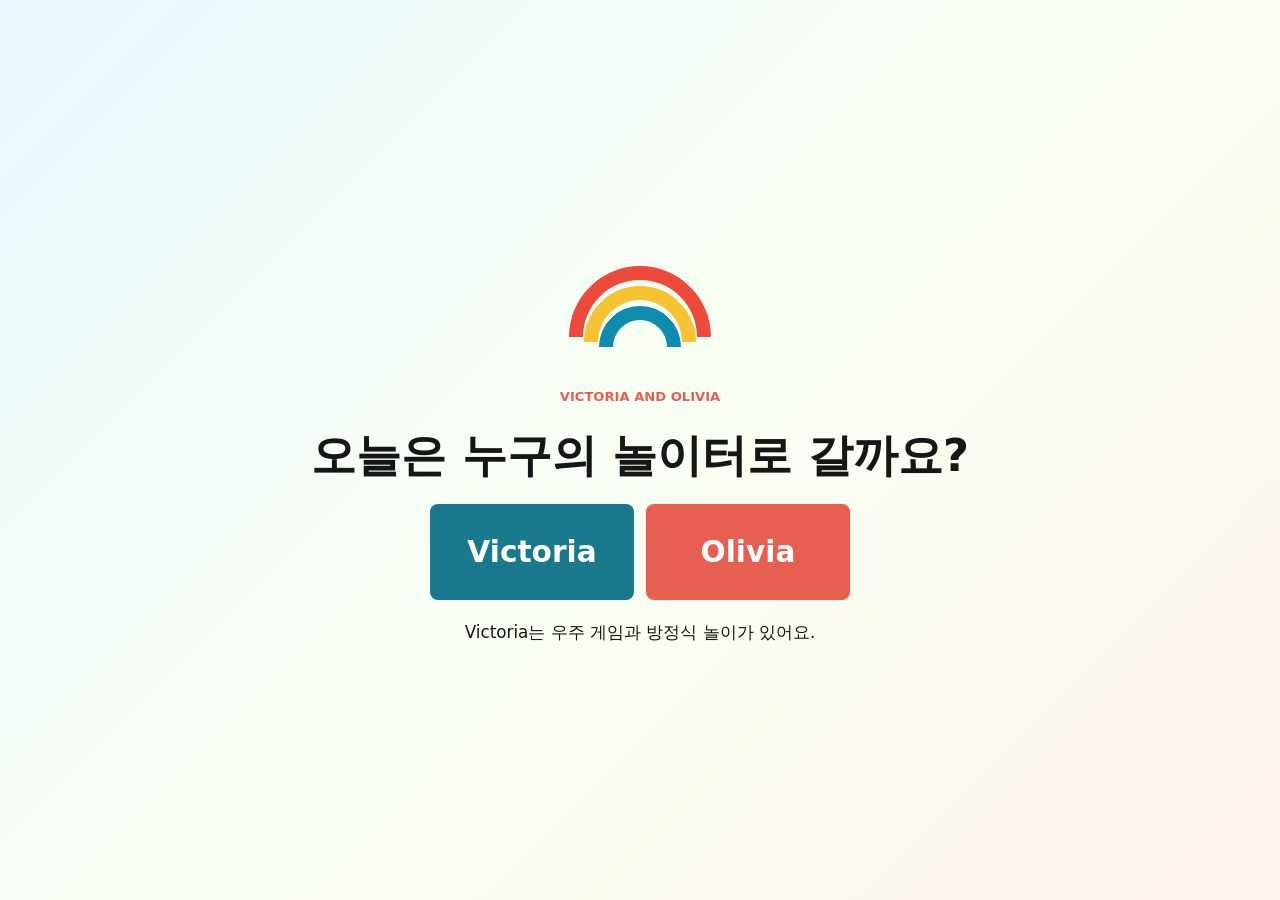
<file: index.html>
<!doctype html>
<html lang="ko">
  <head>
    <meta charset="UTF-8" />
    <meta name="viewport" content="width=device-width, initial-scale=1.0" />
    <title>Victoria And Olivia</title>
    <link rel="stylesheet" href="src/styles.css" />
  </head>
  <body>
    <section class="profile-picker" id="profilePicker" aria-labelledby="profile-picker-title">
      <div class="profile-picker-inner">
        <span class="brand-mark profile-rainbow" aria-hidden="true">
          <span class="rainbow-band rainbow-band-red"></span>
          <span class="rainbow-band rainbow-band-sun"></span>
          <span class="rainbow-band rainbow-band-sea"></span>
        </span>
        <p class="eyebrow profile-brand-title">Victoria And Olivia</p>
        <h1 id="profile-picker-title">오늘은 누구의 놀이터로 갈까요?</h1>
        <div class="profile-actions" aria-label="페이지 선택">
          <button class="profile-button" type="button" data-profile-choice="victoria">Victoria</button>
          <button class="profile-button" type="button" data-profile-choice="olivia">Olivia</button>
        </div>
        <p class="profile-note" id="profileChoiceNote" aria-live="polite">Victoria는 우주 게임과 방정식 놀이가 있어요.</p>
      </div>
    </section>
    <script src="src/index.js"></script>
  </body>
</html>
</file>
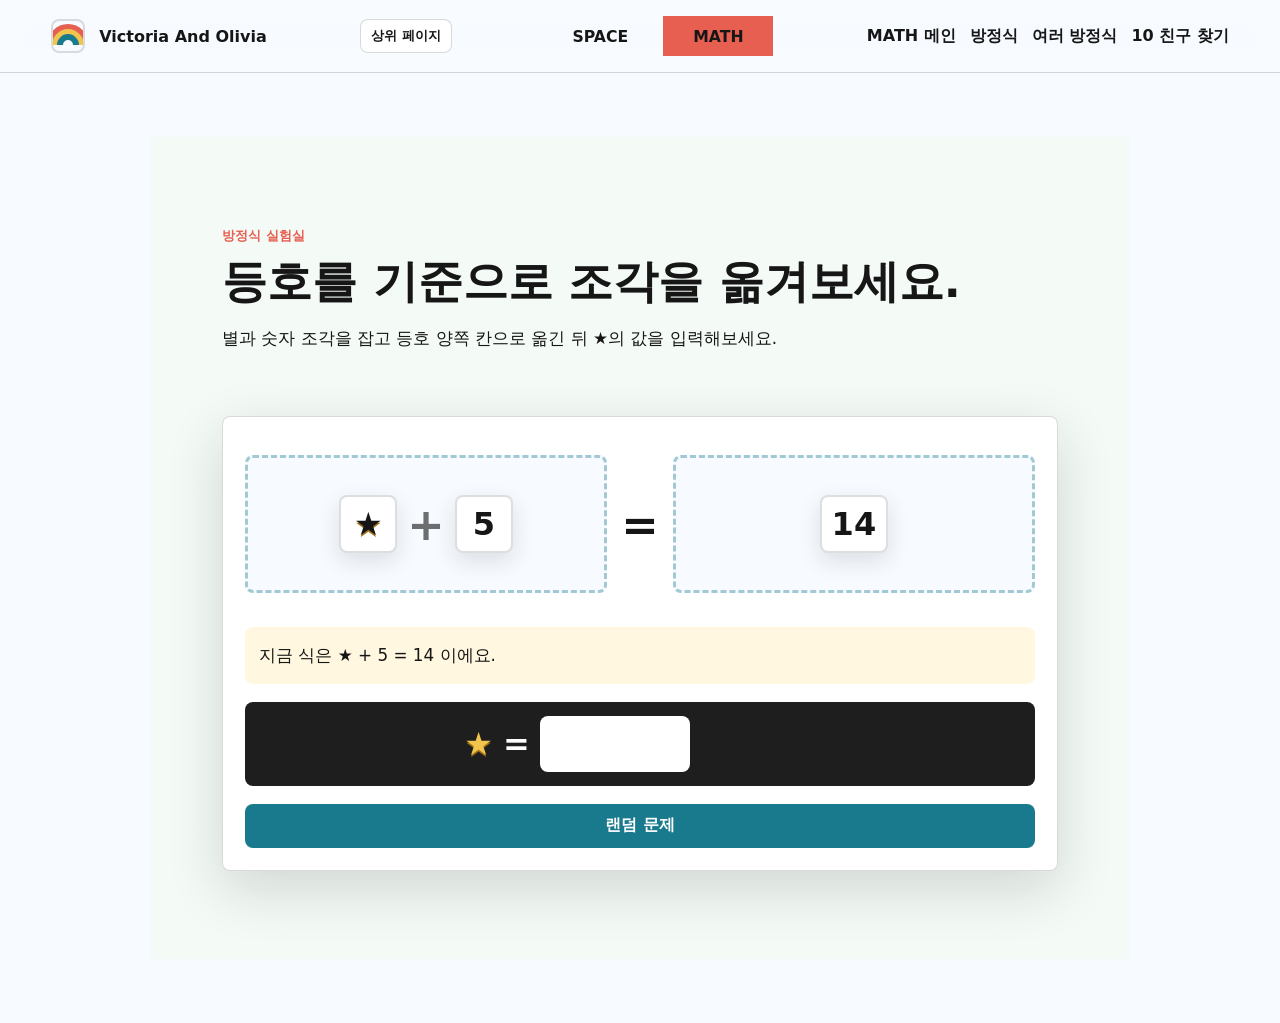
<file: math-equation.html>
<!doctype html>
<html lang="ko">
  <head>
    <meta charset="UTF-8" />
    <meta name="viewport" content="width=device-width, initial-scale=1.0" />
    <title>Math Equation</title>
    <link rel="stylesheet" href="src/styles.css" />
  </head>
  <body>
    <header class="topbar">
      <a class="brand" href="index.html" aria-label="Victoria And Olivia home">
        <span class="brand-mark" aria-hidden="true">
          <span class="rainbow-band rainbow-band-red"></span>
          <span class="rainbow-band rainbow-band-sun"></span>
          <span class="rainbow-band rainbow-band-sea"></span>
        </span>
        <span>Victoria And Olivia</span>
      </a>
      <button class="subtopic-link topbar-back-button" type="button" data-back-button data-back-fallback="math.html">상위 페이지</button>
      <div class="topic-switch" aria-label="주제 선택">
        <a class="topic-button" href="space.html">SPACE</a>
        <a class="topic-button is-active" href="math.html">MATH</a>
      </div>
      <nav class="nav-links" aria-label="수학 페이지 이동">
        <a href="math.html">MATH 메인</a>
        <a href="math-equation.html">방정식</a>
        <a href="math-multi-equation.html">여러 방정식</a>
        <a href="math-number-bonds.html">10 친구 찾기</a>
      </nav>
    </header>

    <main class="math-game-main">
      <section class="equation-section single-column" aria-labelledby="equation-title">
        <div class="equation-copy">
          <p class="eyebrow">방정식 실험실</p>
          <h1 id="equation-title">등호를 기준으로 조각을 옮겨보세요.</h1>
          <p>별과 숫자 조각을 잡고 등호 양쪽 칸으로 옮긴 뒤 ★의 값을 입력해보세요.</p>
        </div>
        <div class="equation-lab" aria-label="별 더하기 숫자 방정식 활동">
          <div class="equation-board">
            <div class="equation-side" data-equation-side="left">
              <div class="term-list" id="leftEquationTerms" aria-label="등호 앞쪽 조각"></div>
            </div>
            <span class="equals-sign">=</span>
            <div class="equation-side" data-equation-side="right">
              <div class="term-list" id="rightEquationTerms" aria-label="등호 뒤쪽 조각"></div>
            </div>
          </div>
          <div class="equation-tool-row" aria-label="방정식 안내">
            <p id="equationStatus">★와 숫자를 등호 양쪽 칸으로 끌어보세요.</p>
          </div>
          <div class="equation-result" aria-live="polite">
            <span class="star-symbol" aria-label="별">★</span>
            <span>=</span>
            <input id="starAnswerInput" class="star-answer-input" type="text" inputmode="numeric" aria-label="별의 값" />
            <span class="answer-feedback" id="answerFeedback"></span>
          </div>
          <button id="equationResetButton" type="button">랜덤 문제</button>
        </div>
      </section>
    </main>

    <script src="src/back-button.js"></script>
    <script src="src/math-equation.js"></script>
  </body>
</html>
</file>
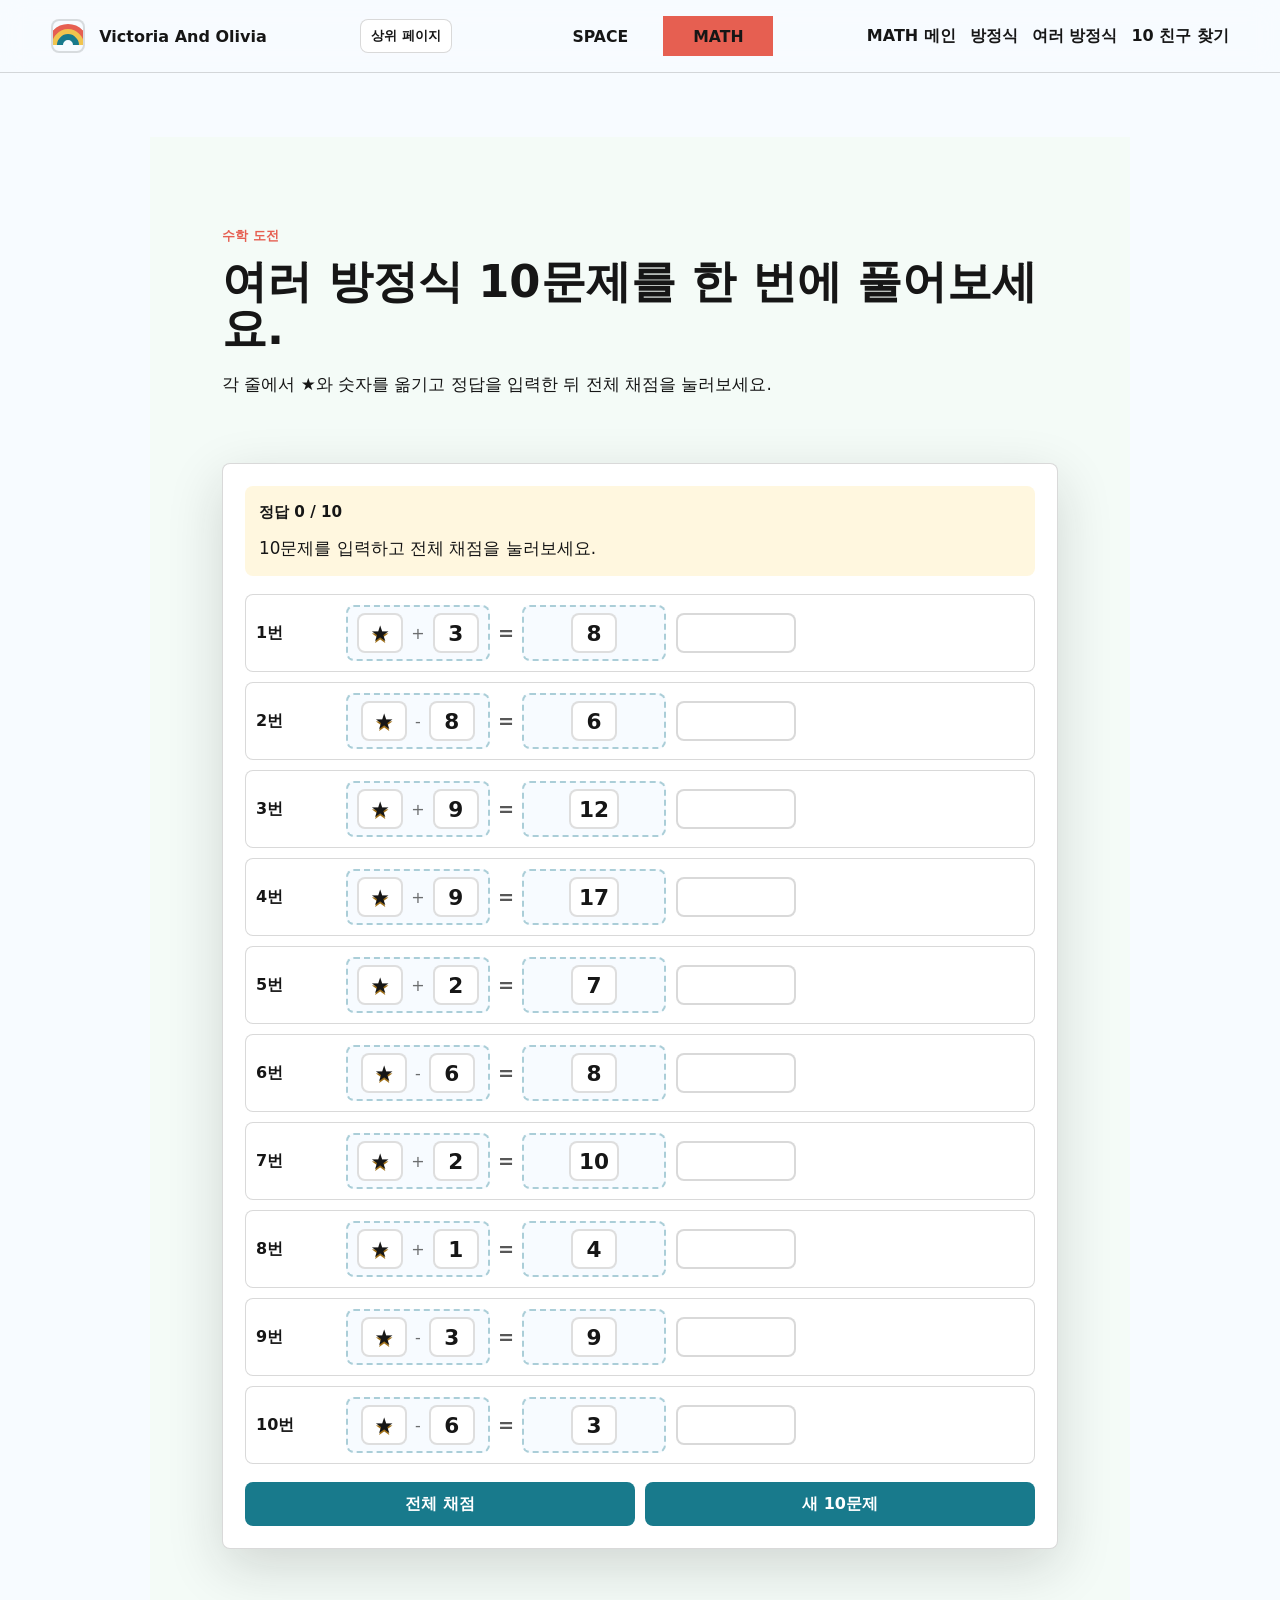
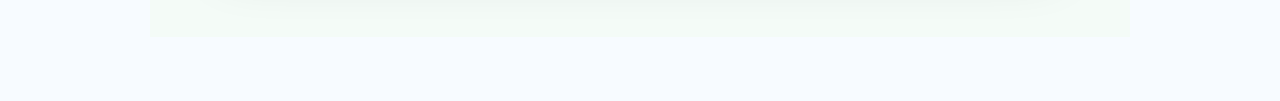
<file: math-multi-equation.html>
<!doctype html>
<html lang="ko">
  <head>
    <meta charset="UTF-8" />
    <meta name="viewport" content="width=device-width, initial-scale=1.0" />
    <title>Math Multi Equation</title>
    <link rel="stylesheet" href="src/styles.css" />
  </head>
  <body>
    <header class="topbar">
      <a class="brand" href="index.html" aria-label="Victoria And Olivia home">
        <span class="brand-mark" aria-hidden="true">
          <span class="rainbow-band rainbow-band-red"></span>
          <span class="rainbow-band rainbow-band-sun"></span>
          <span class="rainbow-band rainbow-band-sea"></span>
        </span>
        <span>Victoria And Olivia</span>
      </a>
      <button class="subtopic-link topbar-back-button" type="button" data-back-button data-back-fallback="math.html">상위 페이지</button>
      <div class="topic-switch" aria-label="주제 선택">
        <a class="topic-button" href="space.html">SPACE</a>
        <a class="topic-button is-active" href="math.html">MATH</a>
      </div>
      <nav class="nav-links" aria-label="수학 페이지 이동">
        <a href="math.html">MATH 메인</a>
        <a href="math-equation.html">방정식</a>
        <a href="math-multi-equation.html">여러 방정식</a>
        <a href="math-number-bonds.html">10 친구 찾기</a>
      </nav>
    </header>

    <main class="math-game-main">
      <section class="equation-section single-column" aria-labelledby="multi-equation-title">
        <div class="equation-copy">
          <p class="eyebrow">수학 도전</p>
          <h1 id="multi-equation-title">여러 방정식 10문제를 한 번에 풀어보세요.</h1>
          <p>각 줄에서 ★와 숫자를 옮기고 정답을 입력한 뒤 전체 채점을 눌러보세요.</p>
        </div>
        <div class="equation-lab" aria-label="여러 방정식 10문제">
          <div class="equation-tool-row" aria-label="여러 방정식 안내">
            <p class="equation-quiz-progress" id="equationQuizProgress" aria-live="polite">정답 0 / 10</p>
            <p id="equationQuizStatus">10문제를 입력하고 전체 채점을 눌러보세요.</p>
          </div>
          <ol class="equation-quiz-list" id="equationQuizList" aria-label="여러 방정식 목록"></ol>
          <div class="quiz-action-row">
            <button id="equationQuizCheckButton" type="button">전체 채점</button>
            <button id="equationQuizResetButton" type="button">새 10문제</button>
          </div>
        </div>
      </section>
    </main>

    <script src="src/back-button.js"></script>
    <script src="src/math-multi-equation.js"></script>
  </body>
</html>
</file>
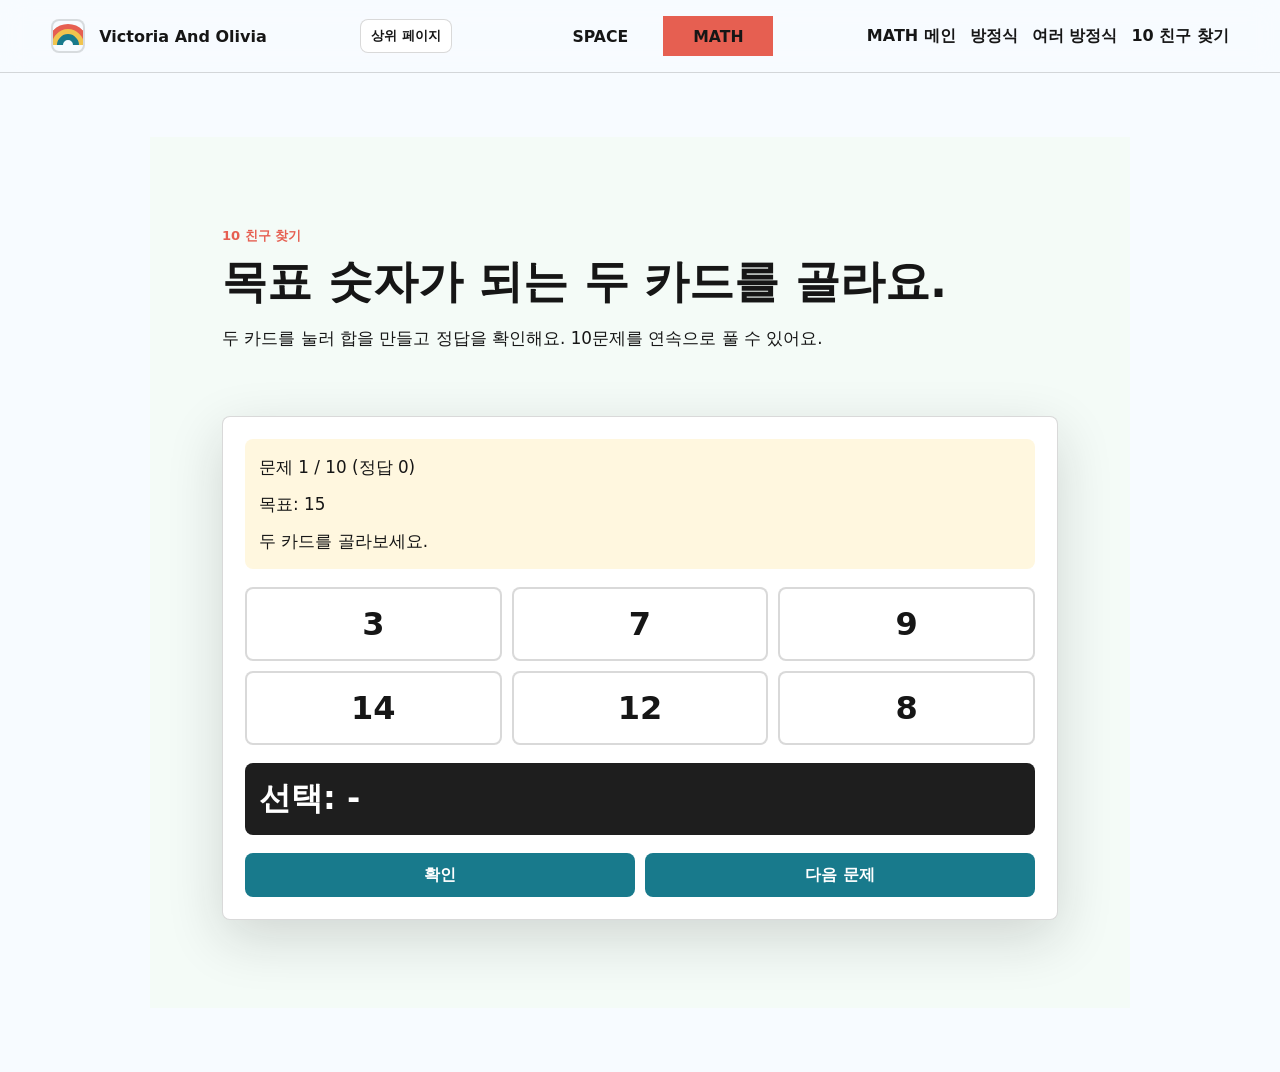
<file: math-number-bonds.html>
<!doctype html>
<html lang="ko">
  <head>
    <meta charset="UTF-8" />
    <meta name="viewport" content="width=device-width, initial-scale=1.0" />
    <title>Math Number Bonds</title>
    <link rel="stylesheet" href="src/styles.css" />
  </head>
  <body>
    <header class="topbar">
      <a class="brand" href="index.html" aria-label="Victoria And Olivia home">
        <span class="brand-mark" aria-hidden="true">
          <span class="rainbow-band rainbow-band-red"></span>
          <span class="rainbow-band rainbow-band-sun"></span>
          <span class="rainbow-band rainbow-band-sea"></span>
        </span>
        <span>Victoria And Olivia</span>
      </a>
      <button class="subtopic-link topbar-back-button" type="button" data-back-button data-back-fallback="math.html">상위 페이지</button>
      <div class="topic-switch" aria-label="주제 선택">
        <a class="topic-button" href="space.html">SPACE</a>
        <a class="topic-button is-active" href="math.html">MATH</a>
      </div>
      <nav class="nav-links" aria-label="수학 페이지 이동">
        <a href="math.html">MATH 메인</a>
        <a href="math-equation.html">방정식</a>
        <a href="math-multi-equation.html">여러 방정식</a>
        <a href="math-number-bonds.html">10 친구 찾기</a>
      </nav>
    </header>

    <main class="math-game-main">
      <section class="equation-section single-column" aria-labelledby="number-bonds-title">
        <div class="equation-copy">
          <p class="eyebrow">10 친구 찾기</p>
          <h1 id="number-bonds-title">목표 숫자가 되는 두 카드를 골라요.</h1>
          <p>두 카드를 눌러 합을 만들고 정답을 확인해요. 10문제를 연속으로 풀 수 있어요.</p>
        </div>
        <div class="equation-lab" aria-label="10 친구 찾기 게임">
          <div class="motivation-layer" id="motivationLayer" aria-live="polite">
            <div class="motivation-burst" id="motivationBurst">
              <span class="motivation-text" id="motivationText">Great!</span>
              <span class="motivation-mascot" id="motivationMascot" aria-hidden="true">🧑‍🚀</span>
            </div>
          </div>
          <div class="equation-tool-row">
            <p id="numberBondsProgress">문제 1 / 10</p>
            <p id="numberBondsTarget">목표: 10</p>
            <p id="numberBondsStatus">두 카드를 골라보세요.</p>
          </div>
          <div class="number-bonds-grid" id="numberBondsGrid" aria-label="숫자 카드"></div>
          <div class="equation-result number-bonds-result" aria-live="polite">
            <span id="numberBondsSelection">선택: -</span>
            <span id="numberBondsFeedback" class="answer-feedback"></span>
          </div>
          <div class="quiz-action-row">
            <button id="numberBondsCheckButton" type="button">확인</button>
            <button id="numberBondsNextButton" type="button">다음 문제</button>
          </div>
        </div>
      </section>
    </main>

    <script src="src/back-button.js"></script>
    <script src="src/math-number-bonds.js"></script>
  </body>
</html>
</file>
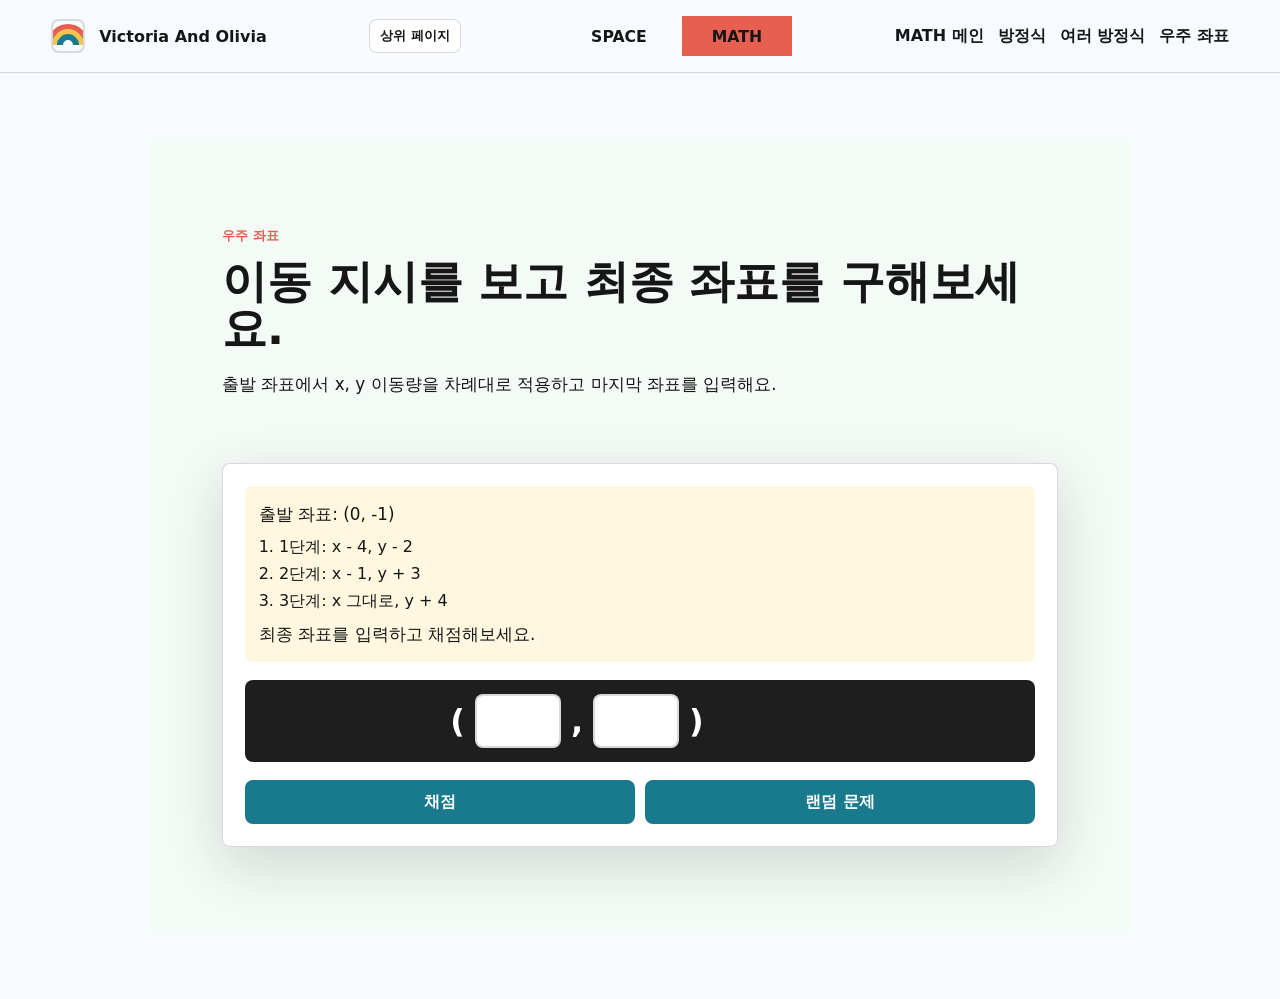
<file: math-space-coordinate.html>
<!doctype html>
<html lang="ko">
  <head>
    <meta charset="UTF-8" />
    <meta name="viewport" content="width=device-width, initial-scale=1.0" />
    <title>Math Space Coordinate</title>
    <link rel="stylesheet" href="src/styles.css" />
  </head>
  <body>
    <header class="topbar">
      <a class="brand" href="index.html" aria-label="Victoria And Olivia home">
        <span class="brand-mark" aria-hidden="true">
          <span class="rainbow-band rainbow-band-red"></span>
          <span class="rainbow-band rainbow-band-sun"></span>
          <span class="rainbow-band rainbow-band-sea"></span>
        </span>
        <span>Victoria And Olivia</span>
      </a>
      <button class="subtopic-link topbar-back-button" type="button" data-back-button data-back-fallback="math.html">상위 페이지</button>
      <div class="topic-switch" aria-label="주제 선택">
        <a class="topic-button" href="space.html">SPACE</a>
        <a class="topic-button is-active" href="math.html">MATH</a>
      </div>
      <nav class="nav-links" aria-label="수학 페이지 이동">
        <a href="math.html">MATH 메인</a>
        <a href="math-equation.html">방정식</a>
        <a href="math-multi-equation.html">여러 방정식</a>
        <a href="math-space-coordinate.html">우주 좌표</a>
      </nav>
    </header>

    <main class="math-game-main">
      <section class="equation-section single-column" aria-labelledby="space-coordinate-title">
        <div class="equation-copy">
          <p class="eyebrow">우주 좌표</p>
          <h1 id="space-coordinate-title">이동 지시를 보고 최종 좌표를 구해보세요.</h1>
          <p>출발 좌표에서 x, y 이동량을 차례대로 적용하고 마지막 좌표를 입력해요.</p>
        </div>
        <div class="equation-lab" aria-label="우주 좌표 계산 게임">
          <div class="equation-tool-row">
            <p id="coordinateStartText">출발 좌표: (0, 0)</p>
            <ol id="coordinateMoveList"></ol>
            <p id="coordinateStatus">최종 좌표를 입력하고 채점해보세요.</p>
          </div>
          <div class="equation-result" aria-live="polite">
            <span>(</span>
            <input id="coordinateAnswerX" class="equation-quiz-input coordinate-input" type="text" inputmode="numeric" aria-label="최종 x 좌표" />
            <span>,</span>
            <input id="coordinateAnswerY" class="equation-quiz-input coordinate-input" type="text" inputmode="numeric" aria-label="최종 y 좌표" />
            <span>)</span>
            <span class="answer-feedback" id="coordinateFeedback"></span>
          </div>
          <div class="quiz-action-row">
            <button id="coordinateCheckButton" type="button">채점</button>
            <button id="coordinateResetButton" type="button">랜덤 문제</button>
          </div>
        </div>
      </section>
    </main>

    <script src="src/back-button.js"></script>
    <script src="src/math-space-coordinate.js"></script>
  </body>
</html>
</file>
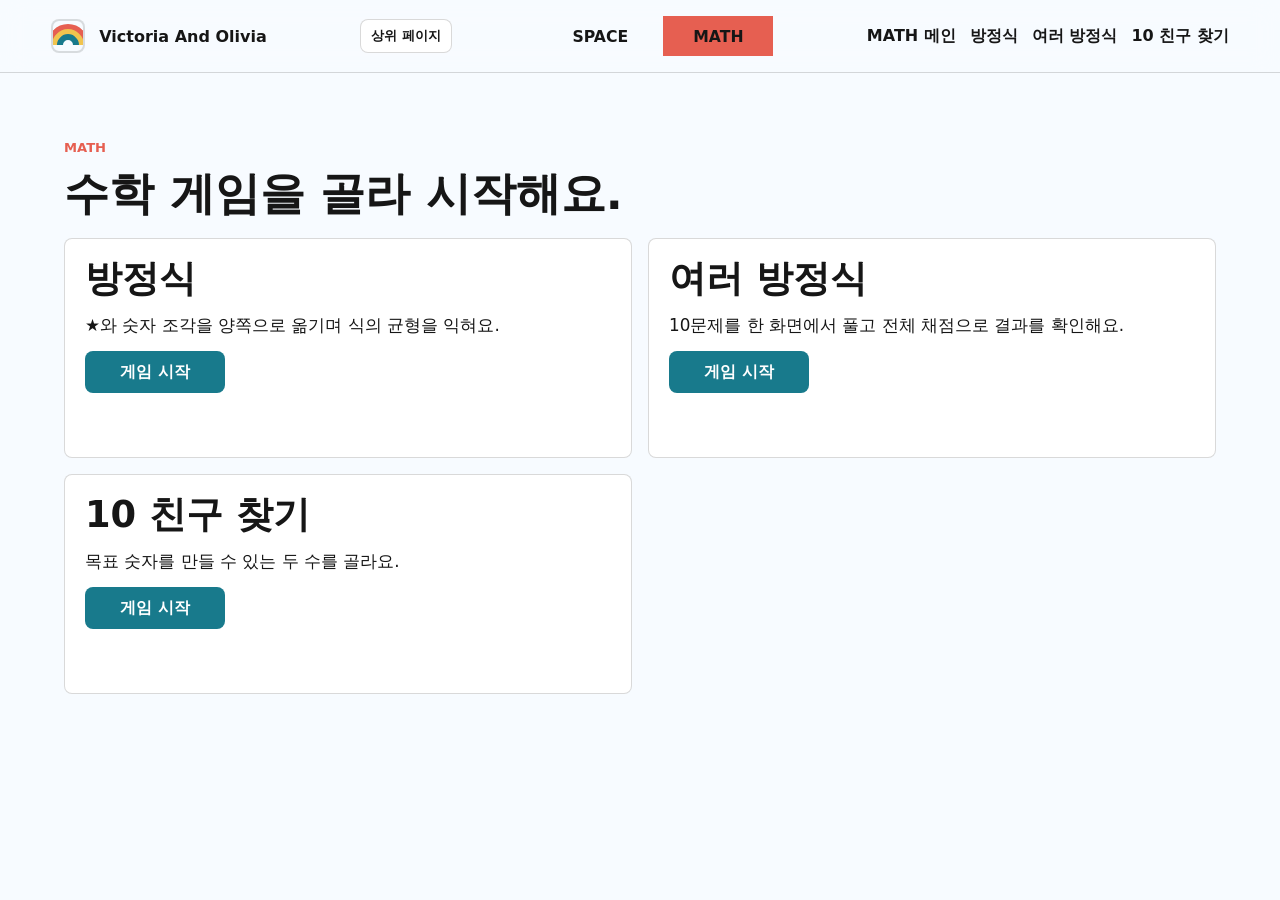
<file: math.html>
<!doctype html>
<html lang="ko">
  <head>
    <meta charset="UTF-8" />
    <meta name="viewport" content="width=device-width, initial-scale=1.0" />
    <title>Victoria Math</title>
    <link rel="stylesheet" href="src/styles.css" />
  </head>
  <body>
    <header class="topbar">
      <a class="brand" href="index.html" aria-label="Victoria And Olivia home">
        <span class="brand-mark" aria-hidden="true">
          <span class="rainbow-band rainbow-band-red"></span>
          <span class="rainbow-band rainbow-band-sun"></span>
          <span class="rainbow-band rainbow-band-sea"></span>
        </span>
        <span>Victoria And Olivia</span>
      </a>
      <button class="subtopic-link topbar-back-button" type="button" data-back-button data-back-fallback="index.html">상위 페이지</button>
      <div class="topic-switch" aria-label="주제 선택">
        <a class="topic-button" href="space.html">SPACE</a>
        <a class="topic-button is-active" href="math.html">MATH</a>
      </div>
      <nav class="nav-links" aria-label="수학 페이지 이동">
        <a href="math.html">MATH 메인</a>
        <a href="math-equation.html">방정식</a>
        <a href="math-multi-equation.html">여러 방정식</a>
        <a href="math-number-bonds.html">10 친구 찾기</a>
      </nav>
    </header>

    <main class="math-home-main">
      <section class="math-home-hero" aria-labelledby="math-home-title">
        <p class="eyebrow">MATH</p>
        <h1 id="math-home-title">수학 게임을 골라 시작해요.</h1>
      </section>

      <section class="math-card-grid" aria-label="수학 게임 카드">
        <article class="math-card">
          <h2>방정식</h2>
          <p>★와 숫자 조각을 양쪽으로 옮기며 식의 균형을 익혀요.</p>
          <a class="math-card-link" href="math-equation.html">게임 시작</a>
        </article>
        <article class="math-card">
          <h2>여러 방정식</h2>
          <p>10문제를 한 화면에서 풀고 전체 채점으로 결과를 확인해요.</p>
          <a class="math-card-link" href="math-multi-equation.html">게임 시작</a>
        </article>
        <article class="math-card">
          <h2>10 친구 찾기</h2>
          <p>목표 숫자를 만들 수 있는 두 수를 골라요.</p>
          <a class="math-card-link" href="math-number-bonds.html">게임 시작</a>
        </article>
      </section>
    </main>
    <script src="src/back-button.js"></script>
  </body>
</html>
</file>
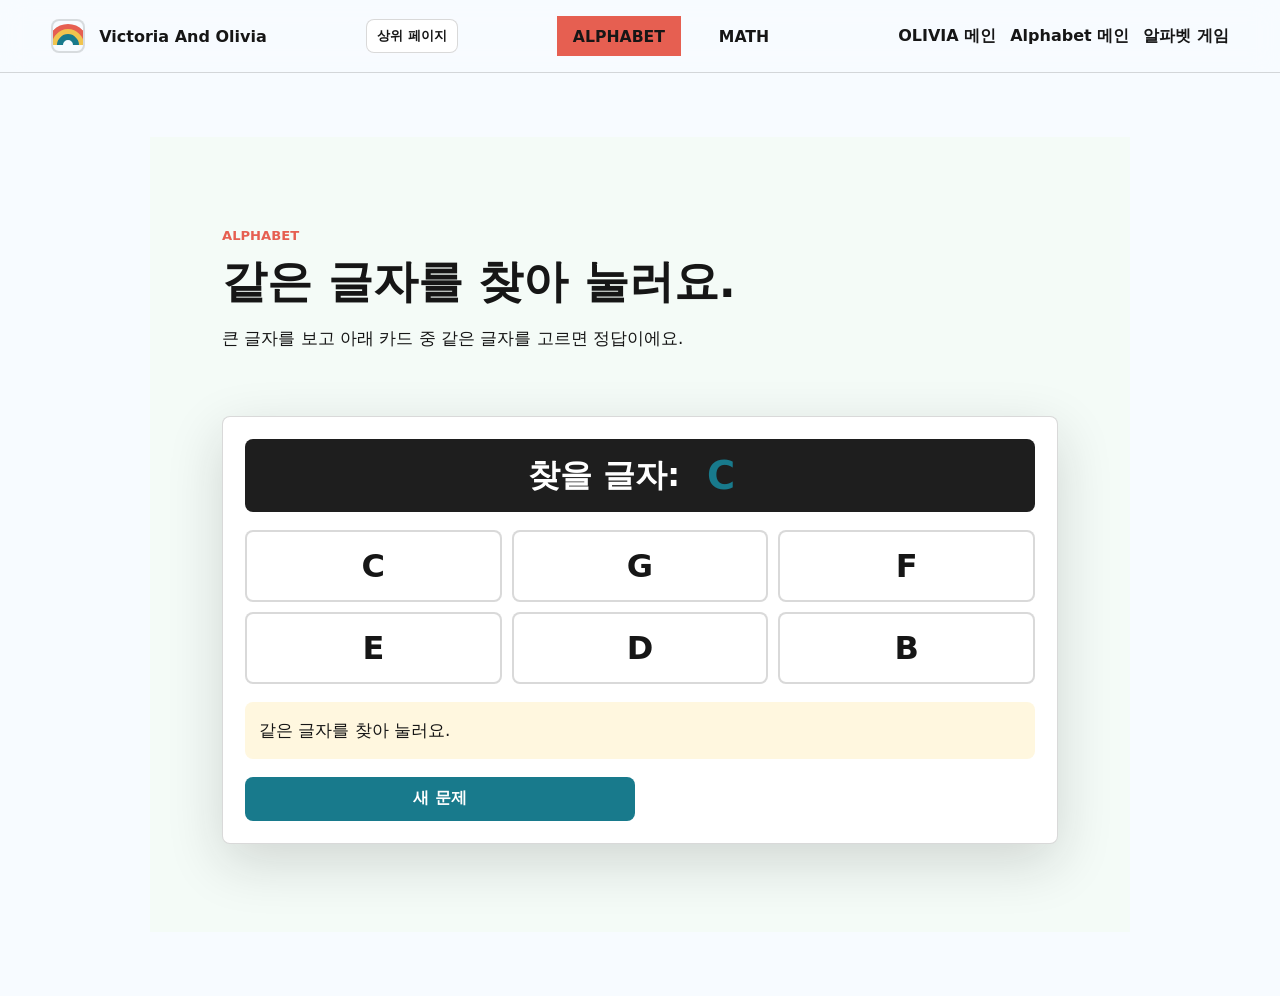
<file: olivia-alphabet-game.html>
<!doctype html>
<html lang="ko">
  <head>
    <meta charset="UTF-8" />
    <meta name="viewport" content="width=device-width, initial-scale=1.0" />
    <title>Olivia Alphabet Game</title>
    <link rel="stylesheet" href="src/styles.css" />
  </head>
  <body>
    <header class="topbar">
      <a class="brand" href="index.html" aria-label="Victoria And Olivia home">
        <span class="brand-mark" aria-hidden="true">
          <span class="rainbow-band rainbow-band-red"></span>
          <span class="rainbow-band rainbow-band-sun"></span>
          <span class="rainbow-band rainbow-band-sea"></span>
        </span>
        <span>Victoria And Olivia</span>
      </a>
      <button class="subtopic-link topbar-back-button" type="button" data-back-button data-back-fallback="olivia-alphabet.html">상위 페이지</button>
      <div class="topic-switch" aria-label="Olivia 주제 선택">
        <a class="topic-button is-active" href="olivia-alphabet.html">ALPHABET</a>
        <a class="topic-button" href="olivia-math.html">MATH</a>
      </div>
      <nav class="nav-links" aria-label="Olivia 페이지 이동">
        <a href="olivia.html">OLIVIA 메인</a>
        <a href="olivia-alphabet.html">Alphabet 메인</a>
        <a href="olivia-alphabet-game.html">알파벳 게임</a>
      </nav>
    </header>

    <main class="math-game-main">
      <section class="equation-section single-column" aria-labelledby="olivia-alphabet-game-title">
        <div class="equation-copy">
          <p class="eyebrow">ALPHABET</p>
          <h1 id="olivia-alphabet-game-title">같은 글자를 찾아 눌러요.</h1>
          <p>큰 글자를 보고 아래 카드 중 같은 글자를 고르면 정답이에요.</p>
        </div>
        <div class="equation-lab" aria-label="알파벳 매칭 게임">
          <div class="equation-result">
            <span>찾을 글자:</span>
            <span id="oliviaAlphabetTarget" class="olivia-target-letter">A</span>
          </div>
          <div class="olivia-game-grid" id="oliviaAlphabetGrid"></div>
          <div class="equation-tool-row">
            <p id="oliviaAlphabetStatus">카드를 눌러보세요.</p>
          </div>
          <div class="quiz-action-row">
            <button id="oliviaAlphabetNextButton" type="button">새 문제</button>
          </div>
        </div>
      </section>
    </main>

    <script src="src/back-button.js"></script>
    <script src="src/olivia-alphabet-game.js"></script>
  </body>
</html>
</file>
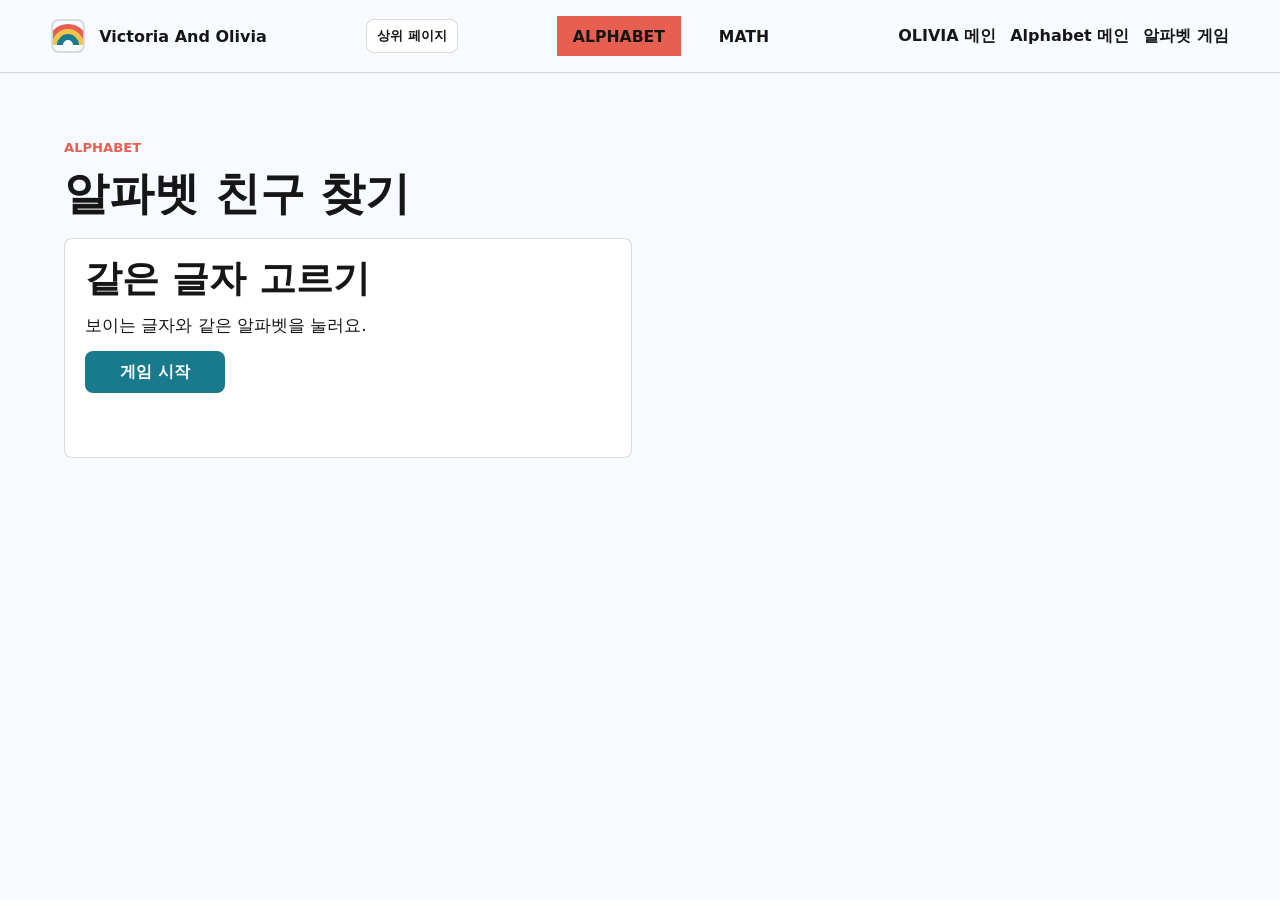
<file: olivia-alphabet.html>
<!doctype html>
<html lang="ko">
  <head>
    <meta charset="UTF-8" />
    <meta name="viewport" content="width=device-width, initial-scale=1.0" />
    <title>Olivia Alphabet</title>
    <link rel="stylesheet" href="src/styles.css" />
  </head>
  <body>
    <header class="topbar">
      <a class="brand" href="index.html" aria-label="Victoria And Olivia home">
        <span class="brand-mark" aria-hidden="true">
          <span class="rainbow-band rainbow-band-red"></span>
          <span class="rainbow-band rainbow-band-sun"></span>
          <span class="rainbow-band rainbow-band-sea"></span>
        </span>
        <span>Victoria And Olivia</span>
      </a>
      <button class="subtopic-link topbar-back-button" type="button" data-back-button data-back-fallback="olivia.html">상위 페이지</button>
      <div class="topic-switch" aria-label="Olivia 주제 선택">
        <a class="topic-button is-active" href="olivia-alphabet.html">ALPHABET</a>
        <a class="topic-button" href="olivia-math.html">MATH</a>
      </div>
      <nav class="nav-links" aria-label="Olivia 페이지 이동">
        <a href="olivia.html">OLIVIA 메인</a>
        <a href="olivia-alphabet.html">Alphabet 메인</a>
        <a href="olivia-alphabet-game.html">알파벳 게임</a>
      </nav>
    </header>

    <main class="math-home-main">
      <section class="math-home-hero" aria-labelledby="olivia-alphabet-title">
        <p class="eyebrow">ALPHABET</p>
        <h1 id="olivia-alphabet-title">알파벳 친구 찾기</h1>
      </section>
      <section class="math-card-grid" aria-label="Alphabet 게임 카드">
        <article class="math-card">
          <h2>같은 글자 고르기</h2>
          <p>보이는 글자와 같은 알파벳을 눌러요.</p>
          <a class="math-card-link" href="olivia-alphabet-game.html">게임 시작</a>
        </article>
      </section>
    </main>

    <script src="src/back-button.js"></script>
  </body>
</html>
</file>
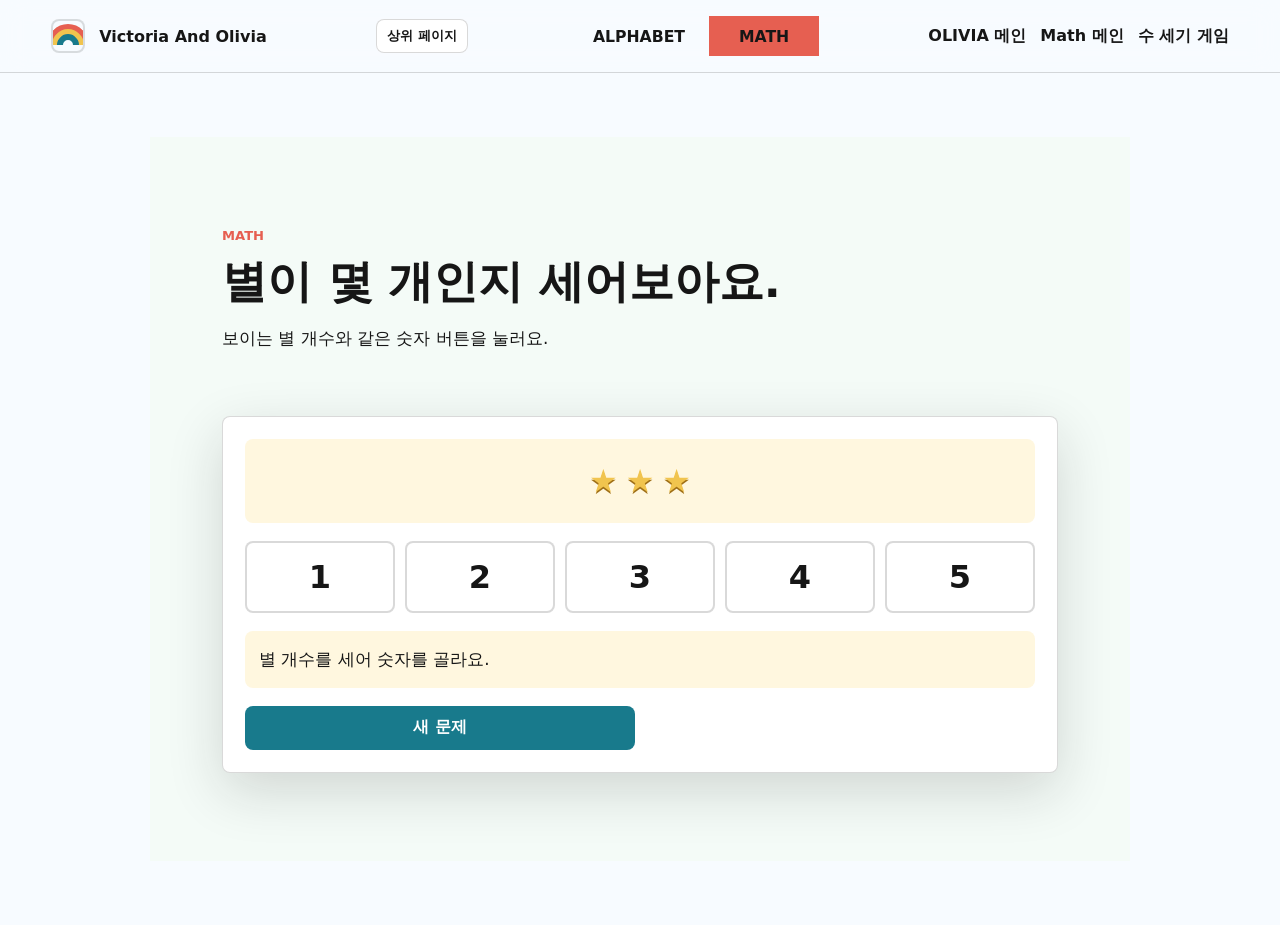
<file: olivia-math-game.html>
<!doctype html>
<html lang="ko">
  <head>
    <meta charset="UTF-8" />
    <meta name="viewport" content="width=device-width, initial-scale=1.0" />
    <title>Olivia Math Game</title>
    <link rel="stylesheet" href="src/styles.css" />
  </head>
  <body>
    <header class="topbar">
      <a class="brand" href="index.html" aria-label="Victoria And Olivia home">
        <span class="brand-mark" aria-hidden="true">
          <span class="rainbow-band rainbow-band-red"></span>
          <span class="rainbow-band rainbow-band-sun"></span>
          <span class="rainbow-band rainbow-band-sea"></span>
        </span>
        <span>Victoria And Olivia</span>
      </a>
      <button class="subtopic-link topbar-back-button" type="button" data-back-button data-back-fallback="olivia-math.html">상위 페이지</button>
      <div class="topic-switch" aria-label="Olivia 주제 선택">
        <a class="topic-button" href="olivia-alphabet.html">ALPHABET</a>
        <a class="topic-button is-active" href="olivia-math.html">MATH</a>
      </div>
      <nav class="nav-links" aria-label="Olivia 페이지 이동">
        <a href="olivia.html">OLIVIA 메인</a>
        <a href="olivia-math.html">Math 메인</a>
        <a href="olivia-math-game.html">수 세기 게임</a>
      </nav>
    </header>

    <main class="math-game-main">
      <section class="equation-section single-column" aria-labelledby="olivia-math-game-title">
        <div class="equation-copy">
          <p class="eyebrow">MATH</p>
          <h1 id="olivia-math-game-title">별이 몇 개인지 세어보아요.</h1>
          <p>보이는 별 개수와 같은 숫자 버튼을 눌러요.</p>
        </div>
        <div class="equation-lab" aria-label="별 개수 맞추기 게임">
          <div class="olivia-star-board" id="oliviaStarBoard"></div>
          <div class="olivia-number-row" id="oliviaNumberRow"></div>
          <div class="equation-tool-row">
            <p id="oliviaMathStatus">별 개수를 세어 숫자를 골라요.</p>
          </div>
          <div class="quiz-action-row">
            <button id="oliviaMathNextButton" type="button">새 문제</button>
          </div>
        </div>
      </section>
    </main>

    <script src="src/back-button.js"></script>
    <script src="src/olivia-math-game.js"></script>
  </body>
</html>
</file>
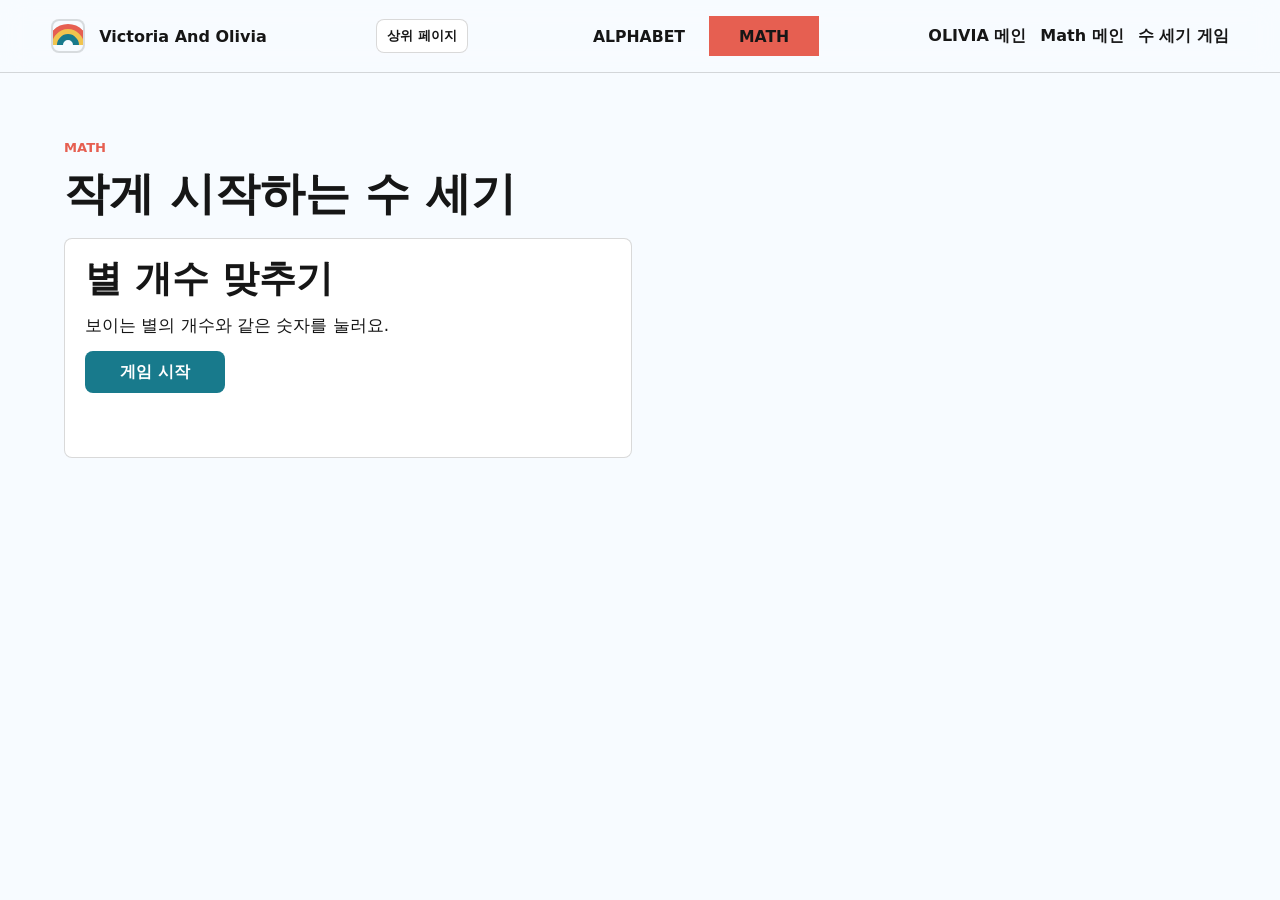
<file: olivia-math.html>
<!doctype html>
<html lang="ko">
  <head>
    <meta charset="UTF-8" />
    <meta name="viewport" content="width=device-width, initial-scale=1.0" />
    <title>Olivia Math</title>
    <link rel="stylesheet" href="src/styles.css" />
  </head>
  <body>
    <header class="topbar">
      <a class="brand" href="index.html" aria-label="Victoria And Olivia home">
        <span class="brand-mark" aria-hidden="true">
          <span class="rainbow-band rainbow-band-red"></span>
          <span class="rainbow-band rainbow-band-sun"></span>
          <span class="rainbow-band rainbow-band-sea"></span>
        </span>
        <span>Victoria And Olivia</span>
      </a>
      <button class="subtopic-link topbar-back-button" type="button" data-back-button data-back-fallback="olivia.html">상위 페이지</button>
      <div class="topic-switch" aria-label="Olivia 주제 선택">
        <a class="topic-button" href="olivia-alphabet.html">ALPHABET</a>
        <a class="topic-button is-active" href="olivia-math.html">MATH</a>
      </div>
      <nav class="nav-links" aria-label="Olivia 페이지 이동">
        <a href="olivia.html">OLIVIA 메인</a>
        <a href="olivia-math.html">Math 메인</a>
        <a href="olivia-math-game.html">수 세기 게임</a>
      </nav>
    </header>

    <main class="math-home-main">
      <section class="math-home-hero" aria-labelledby="olivia-math-title">
        <p class="eyebrow">MATH</p>
        <h1 id="olivia-math-title">작게 시작하는 수 세기</h1>
      </section>
      <section class="math-card-grid" aria-label="Math 게임 카드">
        <article class="math-card">
          <h2>별 개수 맞추기</h2>
          <p>보이는 별의 개수와 같은 숫자를 눌러요.</p>
          <a class="math-card-link" href="olivia-math-game.html">게임 시작</a>
        </article>
      </section>
    </main>

    <script src="src/back-button.js"></script>
  </body>
</html>
</file>
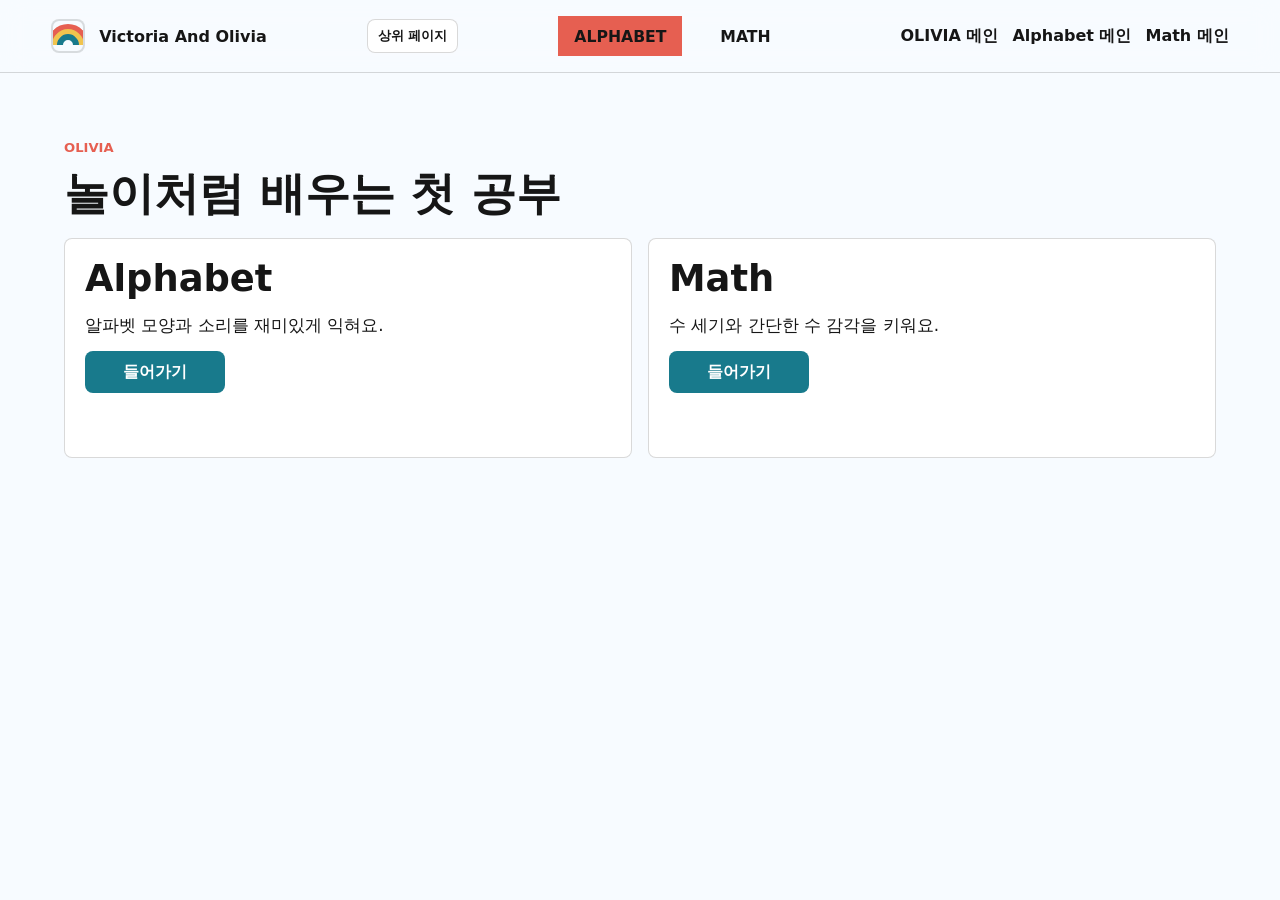
<file: olivia.html>
<!doctype html>
<html lang="ko">
  <head>
    <meta charset="UTF-8" />
    <meta name="viewport" content="width=device-width, initial-scale=1.0" />
    <title>Olivia Home</title>
    <link rel="stylesheet" href="src/styles.css" />
  </head>
  <body>
    <header class="topbar">
      <a class="brand" href="index.html" aria-label="Victoria And Olivia home">
        <span class="brand-mark" aria-hidden="true">
          <span class="rainbow-band rainbow-band-red"></span>
          <span class="rainbow-band rainbow-band-sun"></span>
          <span class="rainbow-band rainbow-band-sea"></span>
        </span>
        <span>Victoria And Olivia</span>
      </a>
      <button class="subtopic-link topbar-back-button" type="button" data-back-button data-back-fallback="index.html">상위 페이지</button>
      <div class="topic-switch" aria-label="Olivia 주제 선택">
        <a class="topic-button is-active" href="olivia-alphabet.html">ALPHABET</a>
        <a class="topic-button" href="olivia-math.html">MATH</a>
      </div>
      <nav class="nav-links" aria-label="Olivia 페이지 이동">
        <a href="olivia.html">OLIVIA 메인</a>
        <a href="olivia-alphabet.html">Alphabet 메인</a>
        <a href="olivia-math.html">Math 메인</a>
      </nav>
    </header>

    <main class="math-home-main">
      <section class="math-home-hero" aria-labelledby="olivia-home-title">
        <p class="eyebrow">OLIVIA</p>
        <h1 id="olivia-home-title">놀이처럼 배우는 첫 공부</h1>
      </section>
      <section class="math-card-grid" aria-label="Olivia 게임 카드">
        <article class="math-card">
          <h2>Alphabet</h2>
          <p>알파벳 모양과 소리를 재미있게 익혀요.</p>
          <a class="math-card-link" href="olivia-alphabet.html">들어가기</a>
        </article>
        <article class="math-card">
          <h2>Math</h2>
          <p>수 세기와 간단한 수 감각을 키워요.</p>
          <a class="math-card-link" href="olivia-math.html">들어가기</a>
        </article>
      </section>
    </main>

    <script src="src/back-button.js"></script>
  </body>
</html>
</file>
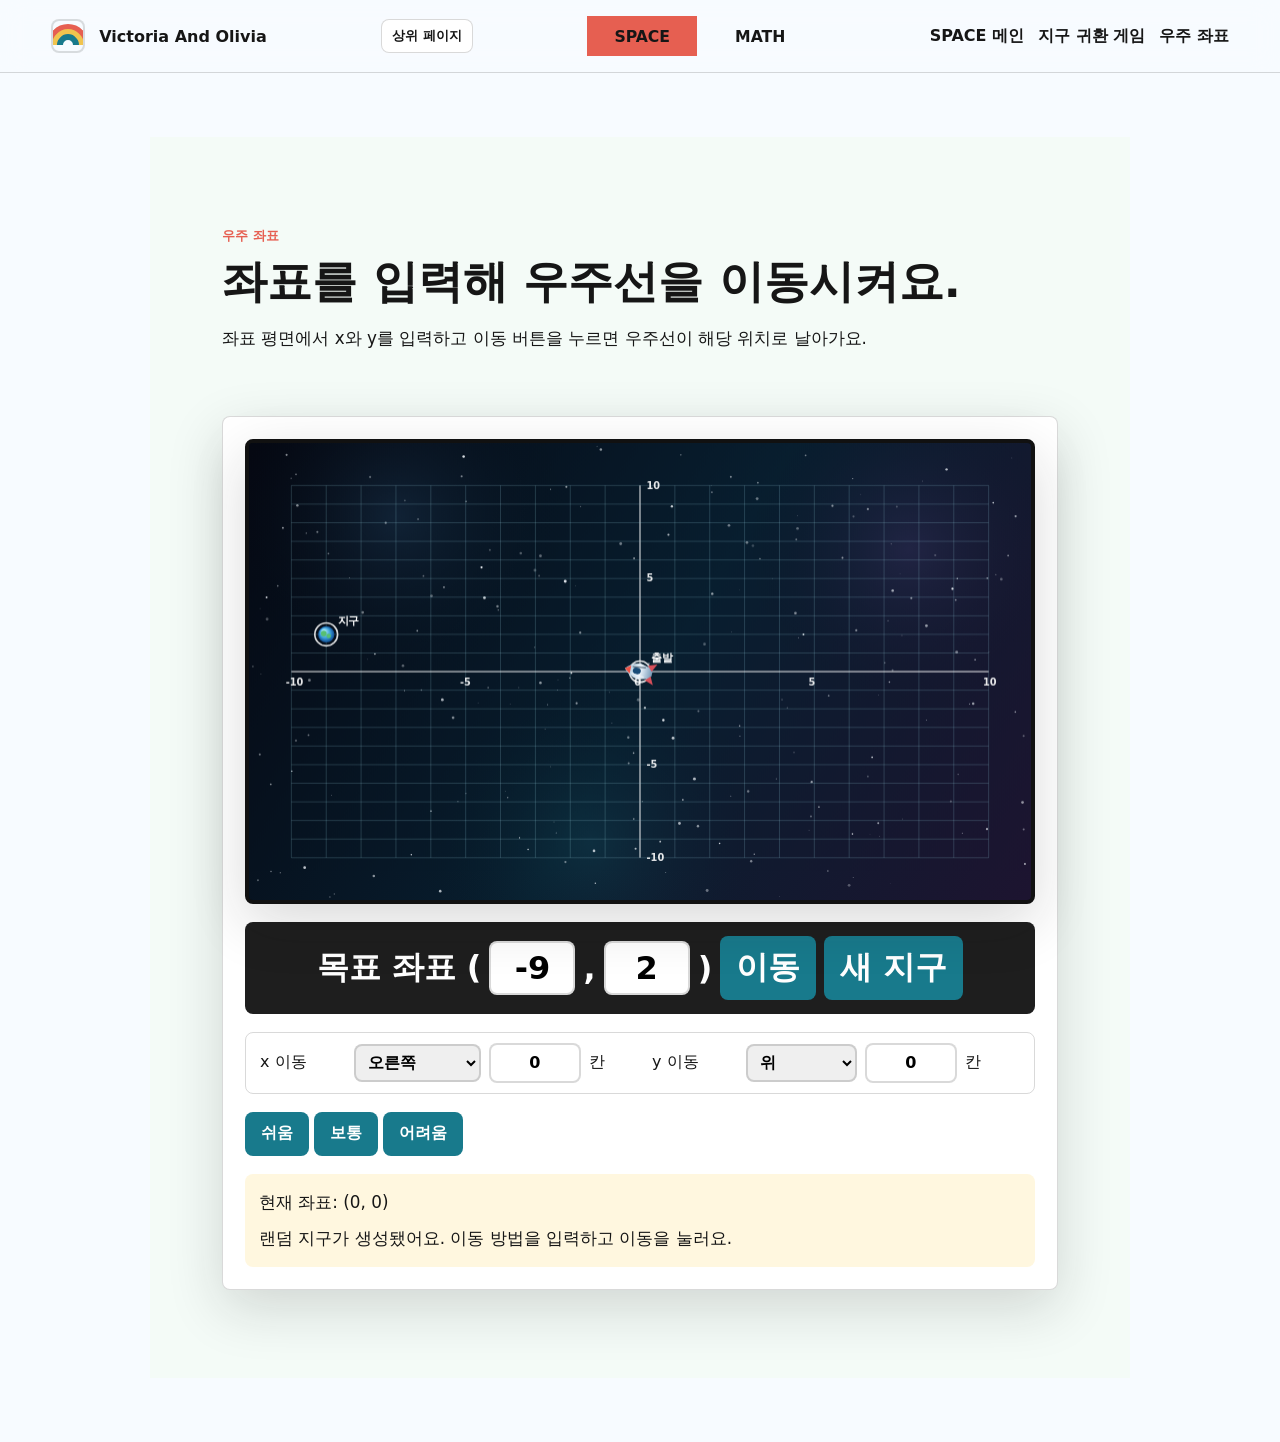
<file: space-coordinate.html>
<!doctype html>
<html lang="ko">
  <head>
    <meta charset="UTF-8" />
    <meta name="viewport" content="width=device-width, initial-scale=1.0" />
    <title>Space Coordinate</title>
    <link rel="stylesheet" href="src/styles.css" />
  </head>
  <body>
    <header class="topbar">
      <a class="brand" href="index.html" aria-label="Victoria And Olivia home">
        <span class="brand-mark" aria-hidden="true">
          <span class="rainbow-band rainbow-band-red"></span>
          <span class="rainbow-band rainbow-band-sun"></span>
          <span class="rainbow-band rainbow-band-sea"></span>
        </span>
        <span>Victoria And Olivia</span>
      </a>
      <button class="subtopic-link topbar-back-button" type="button" data-back-button data-back-fallback="space.html">상위 페이지</button>
      <div class="topic-switch" aria-label="주제 선택">
        <a class="topic-button is-active" href="space.html">SPACE</a>
        <a class="topic-button" href="math.html">MATH</a>
      </div>
      <nav class="nav-links" aria-label="우주 페이지 이동">
        <a href="space.html">SPACE 메인</a>
        <a href="space-earth-return.html">지구 귀환 게임</a>
        <a href="space-coordinate.html">우주 좌표</a>
      </nav>
    </header>

    <main class="math-game-main">
      <section class="equation-section single-column" aria-labelledby="space-coordinate-title">
        <div class="equation-copy">
          <p class="eyebrow">우주 좌표</p>
          <h1 id="space-coordinate-title">좌표를 입력해 우주선을 이동시켜요.</h1>
          <p>좌표 평면에서 x와 y를 입력하고 이동 버튼을 누르면 우주선이 해당 위치로 날아가요.</p>
        </div>
        <div class="equation-lab" aria-label="우주 좌표 이동 게임">
          <div class="game-stage coordinate-stage">
            <canvas id="coordinateCanvas" width="960" height="560"></canvas>
          </div>
          <div class="equation-result coordinate-controls" aria-live="polite">
            <span>목표 좌표 (</span>
            <input id="targetXInput" class="equation-quiz-input coordinate-input" type="text" inputmode="numeric" aria-label="목표 x 좌표" readonly />
            <span>,</span>
            <input id="targetYInput" class="equation-quiz-input coordinate-input" type="text" inputmode="numeric" aria-label="목표 y 좌표" readonly />
            <span>)</span>
            <button id="moveShipButton" type="button">이동</button>
            <button id="resetShipButton" type="button">새 지구</button>
          </div>
          <div class="coordinate-move-row" aria-label="이동 방법 입력">
            <span>x 이동</span>
            <select id="moveXDirSelect" class="coordinate-select" aria-label="x 이동 방향">
              <option value="right">오른쪽</option>
              <option value="left">왼쪽</option>
            </select>
            <input id="moveXStepsInput" class="equation-quiz-input coordinate-step-input" type="text" inputmode="numeric" value="0" aria-label="x 이동 칸 수" />
            <span>칸</span>
            <span>y 이동</span>
            <select id="moveYDirSelect" class="coordinate-select" aria-label="y 이동 방향">
              <option value="up">위</option>
              <option value="down">아래</option>
            </select>
            <input id="moveYStepsInput" class="equation-quiz-input coordinate-step-input" type="text" inputmode="numeric" value="0" aria-label="y 이동 칸 수" />
            <span>칸</span>
          </div>
          <div class="coordinate-difficulty-row" aria-label="난이도 선택">
            <button class="coordinate-difficulty-btn" type="button" data-coordinate-difficulty="easy">쉬움</button>
            <button class="coordinate-difficulty-btn is-active" type="button" data-coordinate-difficulty="normal">보통</button>
            <button class="coordinate-difficulty-btn" type="button" data-coordinate-difficulty="hard">어려움</button>
          </div>
          <div class="equation-tool-row">
            <p id="coordinateShipStatus">현재 좌표: (0, 0)</p>
            <p id="coordinateGuideText">입력 가능한 범위는 x, y 각각 -10 ~ 10이에요.</p>
          </div>
        </div>
      </section>
    </main>

    <script src="src/back-button.js"></script>
    <script src="src/space-coordinate.js"></script>
  </body>
</html>
</file>
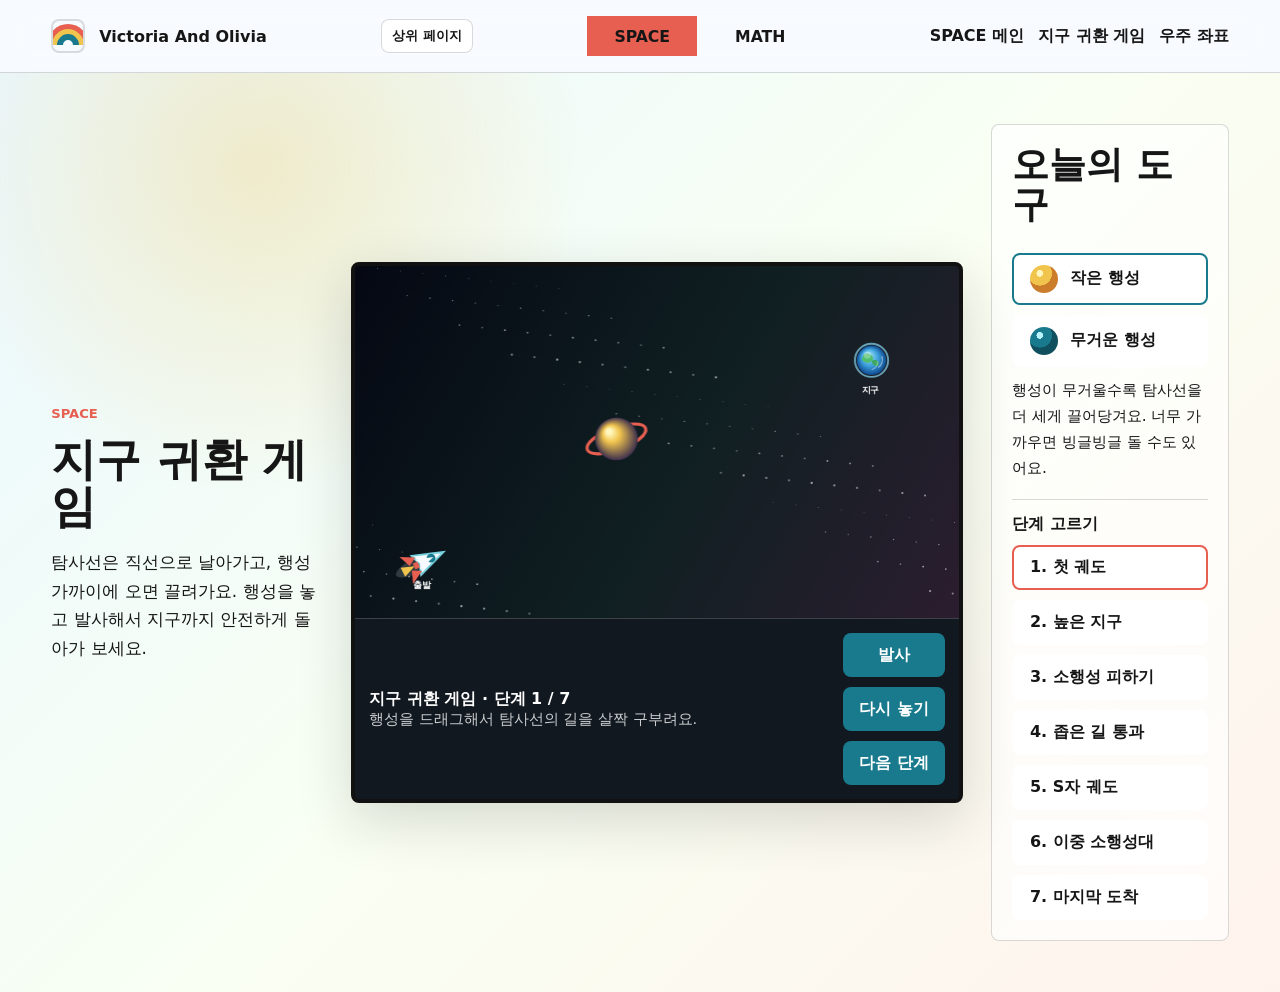
<file: space-earth-return.html>
<!doctype html>
<html lang="ko">
  <head>
    <meta charset="UTF-8" />
    <meta name="viewport" content="width=device-width, initial-scale=1.0" />
    <title>Space Earth Return</title>
    <link rel="stylesheet" href="src/styles.css" />
  </head>
  <body>
    <header class="topbar">
      <a class="brand" href="index.html" aria-label="Victoria And Olivia home">
        <span class="brand-mark" aria-hidden="true">
          <span class="rainbow-band rainbow-band-red"></span>
          <span class="rainbow-band rainbow-band-sun"></span>
          <span class="rainbow-band rainbow-band-sea"></span>
        </span>
        <span>Victoria And Olivia</span>
      </a>
      <button class="subtopic-link topbar-back-button" type="button" data-back-button data-back-fallback="space.html">상위 페이지</button>
      <div class="topic-switch" aria-label="주제 선택">
        <a class="topic-button is-active" href="space.html">SPACE</a>
        <a class="topic-button" href="math.html">MATH</a>
      </div>
      <nav class="nav-links" aria-label="우주 페이지 이동">
        <a href="space.html">SPACE 메인</a>
        <a href="space-earth-return.html">지구 귀환 게임</a>
        <a href="space-coordinate.html">우주 좌표</a>
      </nav>
    </header>

    <main>
      <section id="earth-return-game" class="game-shell" aria-labelledby="game-title">
        <div class="game-copy">
          <p class="eyebrow">SPACE</p>
          <h1 id="game-title">지구 귀환 게임</h1>
          <p>
            탐사선은 직선으로 날아가고, 행성 가까이에 오면 끌려가요.
            행성을 놓고 발사해서 지구까지 안전하게 돌아가 보세요.
          </p>
        </div>

        <div class="game-stage" aria-label="궤도 구조 게임">
          <canvas id="spaceCanvas" width="960" height="560"></canvas>
          <div class="hud">
            <div>
              <strong id="missionName">단계 1</strong>
              <span id="missionHint">행성을 드래그해서 탐사선의 길을 살짝 구부려요.</span>
            </div>
            <div class="hud-actions">
              <button id="launchButton" type="button">발사</button>
              <button id="resetButton" type="button">다시 놓기</button>
              <button id="nextButton" type="button">다음 단계</button>
            </div>
          </div>
        </div>

        <aside class="toolbox" aria-label="게임 도구">
          <h2>오늘의 도구</h2>
          <button class="tool-card is-active" type="button" data-tool="planet">
            <span class="tool-icon planet"></span>
            작은 행성
          </button>
          <button class="tool-card" type="button" data-tool="heavy">
            <span class="tool-icon heavy"></span>
            무거운 행성
          </button>
          <p>
            행성이 무거울수록 탐사선을 더 세게 끌어당겨요. 너무 가까우면 빙글빙글 돌 수도 있어요.
          </p>
          <div class="level-picker" aria-label="단계 선택">
            <h3>단계 고르기</h3>
            <button class="level-button is-active" type="button" data-level="0">1. 첫 궤도</button>
            <button class="level-button" type="button" data-level="1">2. 높은 지구</button>
            <button class="level-button" type="button" data-level="2">3. 소행성 피하기</button>
            <button class="level-button" type="button" data-level="3">4. 좁은 길 통과</button>
            <button class="level-button" type="button" data-level="4">5. S자 궤도</button>
            <button class="level-button" type="button" data-level="5">6. 이중 소행성대</button>
            <button class="level-button" type="button" data-level="6">7. 마지막 도착</button>
          </div>
        </aside>
      </section>
    </main>

    <script src="src/back-button.js"></script>
    <script src="src/main.js"></script>
  </body>
</html>
</file>
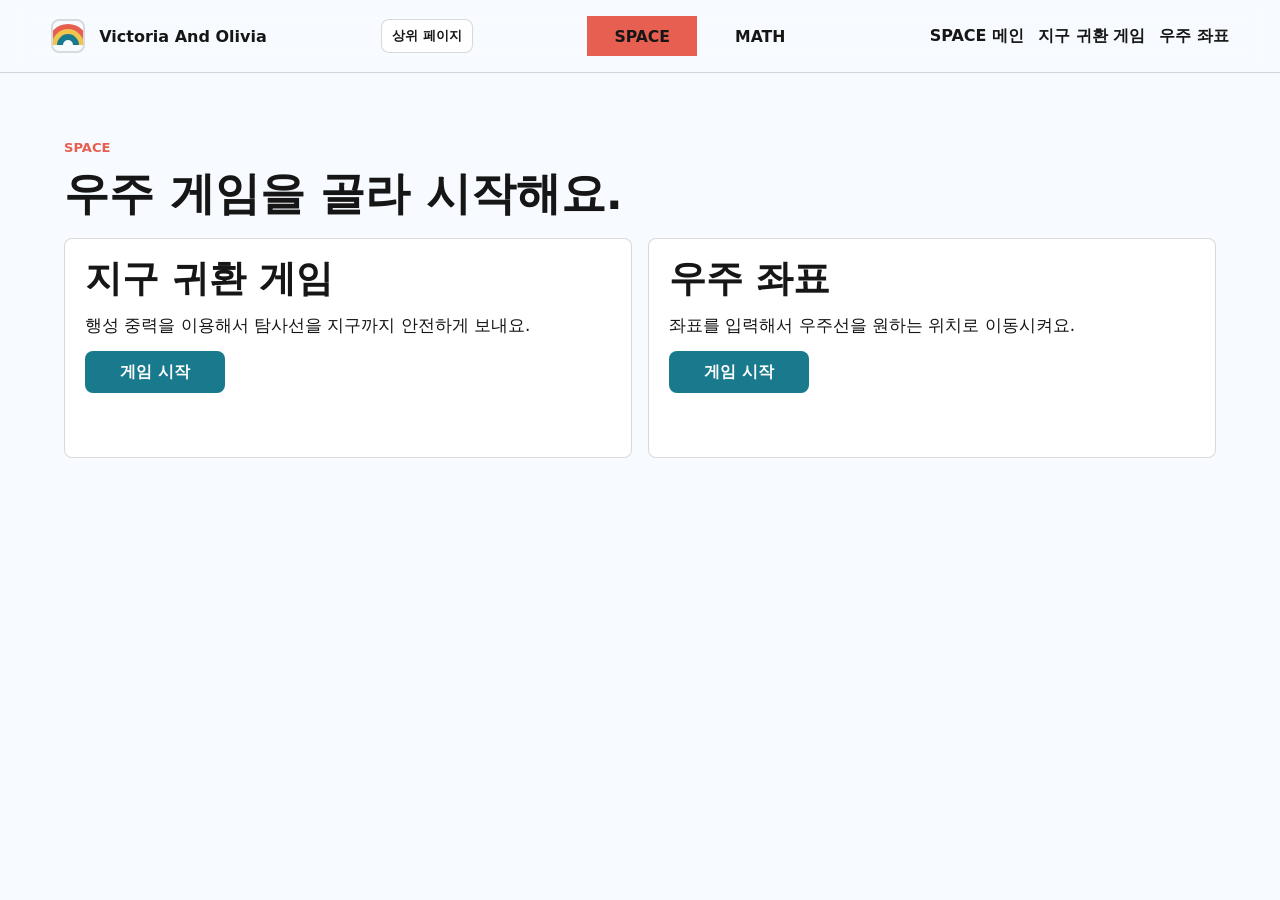
<file: space.html>
<!doctype html>
<html lang="ko">
  <head>
    <meta charset="UTF-8" />
    <meta name="viewport" content="width=device-width, initial-scale=1.0" />
    <title>Victoria Space</title>
    <link rel="stylesheet" href="src/styles.css" />
  </head>
  <body>
    <header class="topbar">
      <a class="brand" href="index.html" aria-label="Victoria And Olivia home">
        <span class="brand-mark" aria-hidden="true">
          <span class="rainbow-band rainbow-band-red"></span>
          <span class="rainbow-band rainbow-band-sun"></span>
          <span class="rainbow-band rainbow-band-sea"></span>
        </span>
        <span>Victoria And Olivia</span>
      </a>
      <button class="subtopic-link topbar-back-button" type="button" data-back-button data-back-fallback="index.html">상위 페이지</button>
      <div class="topic-switch" aria-label="주제 선택">
        <a class="topic-button is-active" href="space.html">SPACE</a>
        <a class="topic-button" href="math.html">MATH</a>
      </div>
      <nav class="nav-links" aria-label="우주 페이지 이동">
        <a href="space.html">SPACE 메인</a>
        <a href="space-earth-return.html">지구 귀환 게임</a>
        <a href="space-coordinate.html">우주 좌표</a>
      </nav>
    </header>

    <main class="math-home-main">
      <section class="math-home-hero" aria-labelledby="space-home-title">
        <p class="eyebrow">SPACE</p>
        <h1 id="space-home-title">우주 게임을 골라 시작해요.</h1>
      </section>

      <section class="math-card-grid" aria-label="우주 게임 카드">
        <article class="math-card">
          <h2>지구 귀환 게임</h2>
          <p>행성 중력을 이용해서 탐사선을 지구까지 안전하게 보내요.</p>
          <a class="math-card-link" href="space-earth-return.html">게임 시작</a>
        </article>
        <article class="math-card">
          <h2>우주 좌표</h2>
          <p>좌표를 입력해서 우주선을 원하는 위치로 이동시켜요.</p>
          <a class="math-card-link" href="space-coordinate.html">게임 시작</a>
        </article>
      </section>
    </main>

    <script src="src/back-button.js"></script>
  </body>
</html>
</file>
<file: src/styles.css>
:root {
  --ink: #161616;
  --paper: #f7fbff;
  --sea: #187a8c;
  --leaf: #2f7d4b;
  --sun: #f1c44e;
  --coral: #e65f51;
  --violet: #6f5aa8;
  --line: rgba(22, 22, 22, 0.16);
  --shadow: 0 18px 55px rgba(22, 22, 22, 0.16);
}

* {
  box-sizing: border-box;
}

html {
  scroll-behavior: smooth;
}

body {
  margin: 0;
  color: var(--ink);
  background: var(--paper);
  font-family: Inter, ui-sans-serif, system-ui, -apple-system, BlinkMacSystemFont, "Segoe UI", sans-serif;
}

button,
a {
  font: inherit;
}

a {
  color: inherit;
  text-decoration: none;
}

[hidden] {
  display: none !important;
}

.profile-picker {
  display: grid;
  min-height: 100vh;
  place-items: center;
  padding: clamp(24px, 6vw, 72px);
  background:
    linear-gradient(135deg, #eaf8ff 0%, #f9fff2 52%, #fff3ed 100%);
}

.profile-picker-inner {
  display: grid;
  justify-items: center;
  gap: 18px;
  width: min(720px, 100%);
  text-align: center;
}

.brand-mark.profile-rainbow {
  position: relative;
  width: 118px;
  height: 118px;
  overflow: visible;
  background: transparent;
  border: 0;
  border-radius: 0;
  box-shadow: none;
}

.brand-mark.profile-rainbow .rainbow-band {
  left: 50%;
  bottom: -36px;
  width: 142px;
  height: 142px;
  border-width: 14px;
  border-top-color: transparent;
  border-right-color: transparent;
  border-bottom-color: transparent;
  border-left-color: transparent;
  border-radius: 50%;
  transform: translateX(-50%) rotate(-45deg);
}

.brand-mark.profile-rainbow .rainbow-band-sun {
  bottom: -26px;
  width: 112px;
  height: 112px;
}

.brand-mark.profile-rainbow .rainbow-band-sea {
  bottom: -16px;
  width: 82px;
  height: 82px;
}

.brand-mark.profile-rainbow .rainbow-band-red {
  border-top-color: #ed4a3c;
  border-right-color: #ed4a3c;
}

.brand-mark.profile-rainbow .rainbow-band-sun {
  border-top-color: #f6c333;
  border-right-color: #f6c333;
}

.brand-mark.profile-rainbow .rainbow-band-sea {
  border-top-color: #0f8cad;
  border-right-color: #0f8cad;
}

.profile-brand-title {
  margin: 0;
  color: #131313;
  font-size: clamp(2.6rem, 8.2vw, 5rem);
  font-weight: 900;
  line-height: 1.03;
  text-shadow: 0 2px 0 rgba(255, 255, 255, 0.7);
}

.profile-picker h1 {
  max-width: 680px;
  margin-bottom: 6px;
}

.profile-actions {
  display: grid;
  grid-template-columns: repeat(2, minmax(150px, 1fr));
  gap: 12px;
  width: min(420px, 100%);
}

.profile-button {
  min-height: 96px;
  font-size: 1.85rem;
  letter-spacing: 0;
}

.profile-button[data-profile-choice="olivia"] {
  background: var(--coral);
}

.profile-note {
  max-width: 520px;
}

.topbar {
  position: sticky;
  top: 0;
  z-index: 10;
  display: flex;
  flex-wrap: wrap;
  align-items: center;
  justify-content: space-between;
  gap: 24px;
  padding: 16px clamp(18px, 4vw, 52px);
  background: rgba(247, 251, 255, 0.88);
  border-bottom: 1px solid var(--line);
  backdrop-filter: blur(14px);
}

.brand,
.nav-links {
  display: flex;
  align-items: center;
  gap: 14px;
}

.brand {
  font-weight: 800;
}

.topic-switch {
  display: inline-flex;
  gap: 8px;
}

.topic-button {
  display: inline-flex;
  align-items: center;
  justify-content: center;
  min-height: 40px;
  min-width: 110px;
  padding: 8px 14px;
  border: 2px solid transparent;
  font-size: 0.98rem;
  font-weight: 900;
}

.topic-button.is-active {
  background: var(--coral);
}

.brand-mark {
  position: relative;
  display: block;
  width: 34px;
  height: 34px;
  overflow: hidden;
  background: #f7fbff;
  border: 2px solid rgba(22, 22, 22, 0.14);
  border-radius: 8px;
}

.rainbow-band {
  position: absolute;
  left: 50%;
  bottom: -15px;
  width: 42px;
  height: 42px;
  border: 6px solid;
  border-bottom-color: transparent;
  border-left-color: transparent;
  border-radius: 50%;
  transform: translateX(-50%) rotate(-45deg);
}

.rainbow-band-red {
  border-top-color: var(--coral);
  border-right-color: var(--coral);
}

.rainbow-band-sun {
  bottom: -10px;
  width: 32px;
  height: 32px;
  border-top-color: var(--sun);
  border-right-color: var(--sun);
}

.rainbow-band-sea {
  bottom: -5px;
  width: 22px;
  height: 22px;
  border-top-color: var(--sea);
  border-right-color: var(--sea);
}

.nav-links {
  font-weight: 700;
}

.subtopic-nav {
  display: flex;
  flex-wrap: wrap;
  gap: 8px;
  width: 100%;
  padding-top: 8px;
  border-top: 1px solid var(--line);
}

.subtopic-link {
  display: inline-flex;
  align-items: center;
  justify-content: center;
  min-height: 34px;
  padding: 6px 10px;
  color: var(--ink);
  background: #fff;
  border: 1px solid var(--line);
  border-radius: 8px;
  font-size: 0.84rem;
  font-weight: 800;
  text-decoration: none;
  cursor: pointer;
}

.subtopic-link:hover {
  background: #f2fff5;
}

.game-shell {
  display: grid;
  grid-template-columns: minmax(220px, 0.8fr) minmax(420px, 1.8fr) minmax(220px, 0.7fr);
  gap: clamp(16px, 2.2vw, 32px);
  align-items: stretch;
  min-height: calc(100vh - 68px);
  padding: clamp(18px, 4vw, 52px);
  background:
    radial-gradient(circle at 20% 10%, rgba(241, 196, 78, 0.28), transparent 25%),
    linear-gradient(135deg, #eaf8ff 0%, #f9fff2 52%, #fff3ed 100%);
}

.game-copy,
.toolbox,
.learn-section,
.playground-section {
  align-self: center;
}

.eyebrow {
  margin: 0 0 12px;
  color: var(--coral);
  font-size: 0.82rem;
  font-weight: 900;
  letter-spacing: 0;
  text-transform: uppercase;
}

h1,
h2,
h3,
p {
  overflow-wrap: anywhere;
}

h1 {
  margin: 0 0 18px;
  font-size: 2.8rem;
  line-height: 1.04;
}

h2 {
  margin: 0 0 18px;
  font-size: 2.3rem;
  line-height: 1.08;
}

h3 {
  margin: 0 0 10px;
}

p {
  margin: 0;
  font-size: 1.05rem;
  line-height: 1.7;
}

.game-stage {
  position: relative;
  align-self: center;
  overflow: hidden;
  background: #070a12;
  border: 4px solid #111;
  border-radius: 8px;
  box-shadow: var(--shadow);
}

#spaceCanvas {
  display: block;
  width: 100%;
  height: auto;
  aspect-ratio: 12 / 7;
  touch-action: none;
}

#coordinateCanvas {
  display: block;
  width: 100%;
  height: auto;
  aspect-ratio: 12 / 7;
  touch-action: none;
}

.hud {
  display: flex;
  align-items: center;
  justify-content: space-between;
  gap: 14px;
  padding: 14px;
  color: #fff;
  background: #111820;
  border-top: 1px solid rgba(255, 255, 255, 0.18);
}

.hud strong,
.hud span {
  display: block;
}

.hud span {
  color: rgba(255, 255, 255, 0.78);
  font-size: 0.92rem;
}

.hud-actions,
.toolbox,
.level-picker {
  display: grid;
  gap: 10px;
}

button {
  min-height: 44px;
  padding: 10px 16px;
  color: #fff;
  background: var(--sea);
  border: 0;
  border-radius: 8px;
  cursor: pointer;
  font-weight: 800;
}

button:hover {
  filter: brightness(1.08);
}

.toolbox {
  padding: 20px;
  background: rgba(255, 255, 255, 0.62);
  border: 1px solid var(--line);
  border-radius: 8px;
}

.tool-card {
  display: flex;
  align-items: center;
  justify-content: flex-start;
  gap: 12px;
  color: var(--ink);
  background: #fff;
  border: 2px solid transparent;
}

.tool-card.is-active {
  border-color: var(--sea);
}

.level-picker {
  margin-top: 8px;
  padding-top: 14px;
  border-top: 1px solid var(--line);
}

.level-picker h3 {
  margin: 0;
  font-size: 1rem;
}

.level-button {
  justify-content: flex-start;
  color: var(--ink);
  background: #fff;
  border: 2px solid transparent;
  text-align: left;
}

.level-button.is-active {
  border-color: var(--coral);
}

.level-button.is-complete {
  background: #f2fff5;
}

.tool-icon {
  width: 28px;
  height: 28px;
  border-radius: 50%;
}

.tool-icon.planet {
  background: radial-gradient(circle at 35% 30%, #fff7bd 0 12%, var(--sun) 13% 45%, #cc7d2b 46% 100%);
}

.tool-icon.heavy {
  background: radial-gradient(circle at 35% 30%, #baf4ff 0 12%, var(--sea) 13% 45%, #104f5e 46% 100%);
}

.toolbox p {
  font-size: 0.96rem;
}

.learn-section,
.equation-section,
.playground-section {
  padding: clamp(48px, 7vw, 88px) clamp(18px, 6vw, 72px);
}

.rule-grid {
  display: grid;
  grid-template-columns: repeat(3, minmax(0, 1fr));
  gap: 16px;
}

.rule-card {
  min-height: 180px;
  padding: 22px;
  background: #fff;
  border: 1px solid var(--line);
  border-radius: 8px;
}

.rule-card:nth-child(1) {
  border-top: 8px solid var(--leaf);
}

.rule-card:nth-child(2) {
  border-top: 8px solid var(--sun);
}

.rule-card:nth-child(3) {
  border-top: 8px solid var(--violet);
}

.equation-section {
  display: grid;
  grid-template-columns: minmax(240px, 0.9fr) minmax(420px, 1.4fr);
  gap: clamp(22px, 5vw, 70px);
  align-items: center;
  background: #f4fbf7;
}

.equation-lab {
  position: relative;
  display: grid;
  gap: 18px;
  padding: 22px;
  background: #fff;
  border: 1px solid var(--line);
  border-radius: 8px;
  box-shadow: var(--shadow);
}

.equation-board {
  display: grid;
  grid-template-columns: minmax(0, 1fr) auto minmax(0, 1fr);
  gap: 14px;
  align-items: center;
  min-height: 170px;
  touch-action: none;
  overscroll-behavior: contain;
}

.equation-side {
  position: relative;
  display: grid;
  align-items: center;
  justify-items: center;
  gap: 14px;
  min-height: 138px;
  padding: 18px;
  background: #f7fbff;
  border: 3px dashed rgba(24, 122, 140, 0.38);
  border-radius: 8px;
  font-size: 2.8rem;
  font-weight: 900;
  touch-action: none;
}

.equation-side.is-dragging-over {
  background: #f2fff5;
  border-color: var(--leaf);
}

.term-list {
  display: flex;
  flex-wrap: wrap;
  align-items: center;
  justify-content: center;
  gap: 10px;
  min-height: 72px;
  width: 100%;
}

.equals-sign {
  font-size: 2.8rem;
  font-weight: 900;
}

.star-symbol {
  color: var(--sun);
  text-shadow: 0 2px 0 #9f6f17;
}

.equation-term {
  display: inline-grid;
  min-width: 58px;
  min-height: 58px;
  place-items: center;
  padding: 4px 10px;
  color: var(--ink);
  background: #fff;
  border: 2px solid rgba(22, 22, 22, 0.14);
  border-radius: 8px;
  box-shadow: 0 8px 22px rgba(22, 22, 22, 0.12);
  font-size: 2rem;
  font-weight: 900;
  cursor: grab;
  user-select: none;
  touch-action: none;
}

.equation-term:active {
  cursor: grabbing;
}

.term-operator {
  color: rgba(22, 22, 22, 0.62);
}

.empty-side-zero {
  color: rgba(22, 22, 22, 0.46);
}

.equation-tool-row {
  display: grid;
  gap: 8px;
  padding: 14px;
  background: #fff7df;
  border-radius: 8px;
}

.equation-result {
  display: flex;
  flex-wrap: wrap;
  align-items: center;
  justify-content: center;
  gap: 10px;
  min-height: 64px;
  padding: 14px;
  color: #fff;
  background: #1e1e1e;
  border-radius: 8px;
  font-size: 2rem;
  font-weight: 900;
  text-align: center;
}

.star-answer-input {
  width: min(150px, 42vw);
  min-height: 56px;
  padding: 8px 12px;
  color: var(--ink);
  background: #fff;
  border: 2px solid rgba(255, 255, 255, 0.72);
  border-radius: 8px;
  font: inherit;
  font-size: 1.6rem;
  text-align: center;
}

.star-answer-input:focus {
  outline: 3px solid var(--sun);
  outline-offset: 2px;
}

.answer-feedback {
  min-width: 116px;
  color: var(--sun);
  font-size: 1.1rem;
}

.answer-feedback.is-correct {
  color: #9ce6a8;
}

.answer-feedback.is-incorrect {
  color: #ffb2aa;
}

.playground-section {
  color: #fff;
  background: #1e1e1e;
}

.math-home-main,
.math-game-main {
  padding: clamp(24px, 5vw, 64px);
}

.math-home-hero {
  margin-bottom: 20px;
}

.math-card-grid {
  display: grid;
  grid-template-columns: repeat(2, minmax(0, 1fr));
  gap: 16px;
}

.math-card {
  display: grid;
  align-content: start;
  gap: 12px;
  min-height: 220px;
  padding: 20px;
  background: #fff;
  border: 1px solid var(--line);
  border-radius: 8px;
}

.math-card h2,
.math-card p {
  margin: 0;
}

.math-card-link {
  display: inline-flex;
  align-items: center;
  justify-content: center;
  min-height: 42px;
  max-width: 140px;
  padding: 8px 12px;
  color: #fff;
  background: var(--sea);
  border-radius: 8px;
  font-weight: 800;
}

.equation-section.single-column {
  grid-template-columns: 1fr;
  max-width: 980px;
  margin-inline: auto;
}

.mini-game-grid {
  display: grid;
  grid-template-columns: repeat(3, minmax(0, 1fr));
  gap: 14px;
  margin: 22px 0 0;
}

.mini-game {
  display: grid;
  align-content: start;
  gap: 14px;
  min-height: 360px;
  padding: 18px;
  background: rgba(255, 255, 255, 0.1);
  border: 1px solid rgba(255, 255, 255, 0.2);
  border-radius: 8px;
}

.mini-game h3,
.mini-game p {
  margin: 0;
}

.mini-game h3 {
  font-size: 1.35rem;
}

.mini-game button {
  background: var(--sea);
}

.star-pad-grid,
.satellite-grid {
  display: grid;
  grid-template-columns: repeat(2, minmax(0, 1fr));
  gap: 10px;
}

.satellite-grid {
  grid-template-columns: repeat(3, minmax(0, 1fr));
}

.star-pad,
.satellite-cell,
.fuel-choice {
  min-height: 64px;
  color: var(--ink);
  background: #fff;
}

.star-pad {
  color: var(--sun);
  font-size: 1.7rem;
  text-shadow: 0 2px 0 #9f6f17;
}

.star-pad.is-lit {
  color: #fff;
  background: var(--sun);
  transform: translateY(-2px);
}

.satellite-cell.is-found,
.fuel-choice.is-correct {
  color: #fff;
  background: var(--leaf);
}

.satellite-cell.is-missed,
.fuel-choice.is-incorrect {
  color: #fff;
  background: var(--coral);
}

.fuel-prompt {
  display: grid;
  min-height: 76px;
  place-items: center;
  color: var(--ink);
  background: #fff7df;
  border-radius: 8px;
  font-size: 2rem;
  font-weight: 800;
}

.fuel-choices {
  display: grid;
  grid-template-columns: repeat(3, minmax(0, 1fr));
  gap: 10px;
}

.mini-game-status {
  min-height: 52px;
}

.equation-quiz-progress {
  font-size: 0.95rem;
  font-weight: 800;
}

.equation-quiz-list {
  display: grid;
  gap: 10px;
  margin: 0;
  padding: 0;
  list-style: none;
}

.equation-quiz-item {
  display: grid;
  grid-template-columns: 80px minmax(320px, 1fr) minmax(90px, 120px) minmax(140px, 1fr);
  gap: 10px;
  align-items: center;
  padding: 10px;
  background: #fff;
  border: 1px solid var(--line);
  border-radius: 8px;
}

.equation-quiz-expression {
  color: var(--ink);
  font-weight: 800;
}

.equation-quiz-input {
  min-height: 40px;
  padding: 6px 8px;
  border: 2px solid var(--line);
  border-radius: 8px;
  font: inherit;
  font-weight: 700;
  text-align: center;
}

.equation-quiz-board {
  display: grid;
  grid-template-columns: minmax(0, 1fr) auto minmax(0, 1fr);
  align-items: center;
  gap: 8px;
  touch-action: none;
  overscroll-behavior: contain;
}

.equation-quiz-side {
  display: flex;
  flex-wrap: wrap;
  align-items: center;
  justify-content: center;
  gap: 8px;
  min-height: 52px;
  padding: 6px;
  background: #f7fbff;
  border: 2px dashed rgba(24, 122, 140, 0.34);
  border-radius: 8px;
  touch-action: none;
}

.equation-quiz-side.is-dragging-over {
  background: #f2fff5;
  border-color: var(--leaf);
}

.equation-quiz-equals {
  color: rgba(22, 22, 22, 0.72);
  font-size: 1.2rem;
  font-weight: 900;
}

.equation-quiz-term {
  min-width: 46px;
  min-height: 40px;
  padding: 2px 8px;
  font-size: 1.35rem;
  box-shadow: none;
  touch-action: none;
}

.equation-quiz-input.is-correct {
  border-color: #4fbe6f;
}

.equation-quiz-input.is-incorrect {
  border-color: var(--coral);
}

.equation-quiz-result {
  color: rgba(22, 22, 22, 0.66);
  font-size: 0.92rem;
  font-weight: 800;
}

.equation-quiz-result.is-correct {
  color: #2f7d4b;
}

.equation-quiz-result.is-incorrect {
  color: #c5483f;
}

.quiz-action-row {
  display: grid;
  grid-template-columns: repeat(2, minmax(0, 1fr));
  gap: 10px;
}

#coordinateMoveList {
  display: grid;
  gap: 6px;
  margin: 0;
  padding-left: 20px;
}

.coordinate-input {
  width: 86px;
}

.coordinate-controls {
  gap: 8px;
}

.coordinate-move-row {
  display: grid;
  grid-template-columns: auto auto minmax(72px, 92px) auto auto auto minmax(72px, 92px) auto;
  align-items: center;
  gap: 8px;
  padding: 10px 14px;
  border: 1px solid var(--line);
  border-radius: 8px;
}

.coordinate-select {
  min-height: 38px;
  padding: 6px 8px;
  border: 2px solid var(--line);
  border-radius: 8px;
  font: inherit;
  font-weight: 700;
}

.coordinate-step-input {
  text-align: center;
}

.number-bonds-grid {
  display: grid;
  grid-template-columns: repeat(3, minmax(0, 1fr));
  gap: 10px;
}

.number-bonds-card {
  min-height: 74px;
  color: var(--ink);
  background: #fff;
  border: 2px solid rgba(22, 22, 22, 0.16);
  font-size: 2rem;
  font-weight: 900;
}

.number-bonds-card.is-selected {
  border-color: var(--sea);
  background: #eef8fb;
}

.number-bonds-result {
  justify-content: space-between;
  gap: 12px;
}

.motivation-layer {
  position: absolute;
  inset: 0;
  display: grid;
  place-items: center;
  pointer-events: none;
}

.motivation-burst {
  display: grid;
  justify-items: center;
  gap: 8px;
  opacity: 0;
  transform: translateY(14px) scale(0.92);
}

.motivation-burst.is-visible {
  animation: motivation-pop 900ms ease-out;
}

.motivation-text {
  padding: 6px 14px;
  color: #fff;
  background: rgba(47, 125, 75, 0.94);
  border: 2px solid rgba(255, 255, 255, 0.75);
  border-radius: 8px;
  font-size: 1.2rem;
  font-weight: 900;
}

.motivation-mascot {
  display: inline-grid;
  width: 52px;
  height: 52px;
  place-items: center;
  background: #fff7df;
  border: 2px solid rgba(22, 22, 22, 0.2);
  border-radius: 8px;
  font-size: 1.8rem;
  box-shadow: 0 10px 18px rgba(22, 22, 22, 0.18);
}

.olivia-target-letter {
  min-width: 62px;
  text-align: center;
  color: var(--sea);
  font-size: 2.4rem;
  font-weight: 900;
}

.olivia-game-grid {
  display: grid;
  grid-template-columns: repeat(3, minmax(0, 1fr));
  gap: 10px;
}

.olivia-option-button {
  min-height: 72px;
  color: var(--ink);
  background: #fff;
  border: 2px solid rgba(22, 22, 22, 0.16);
  font-size: 2rem;
  font-weight: 900;
}

.olivia-option-button.is-correct {
  color: #fff;
  background: var(--leaf);
}

.olivia-option-button.is-incorrect {
  color: #fff;
  background: var(--coral);
}

.olivia-star-board {
  display: flex;
  flex-wrap: wrap;
  gap: 8px;
  min-height: 84px;
  align-items: center;
  justify-content: center;
  padding: 10px;
  background: #fff7df;
  border-radius: 8px;
}

.olivia-star {
  color: var(--sun);
  text-shadow: 0 2px 0 #9f6f17;
  font-size: 2rem;
}

.olivia-number-row {
  display: grid;
  grid-template-columns: repeat(5, minmax(0, 1fr));
  gap: 10px;
}

@keyframes motivation-pop {
  0% {
    opacity: 0;
    transform: translateY(20px) scale(0.85);
  }
  20% {
    opacity: 1;
    transform: translateY(0) scale(1.05);
  }
  75% {
    opacity: 1;
    transform: translateY(-3px) scale(1);
  }
  100% {
    opacity: 0;
    transform: translateY(-18px) scale(0.96);
  }
}

@media (max-width: 1040px) {
  .game-shell,
  .equation-section {
    grid-template-columns: 1fr;
  }

  .game-copy,
  .toolbox {
    align-self: auto;
  }
}

@media (max-width: 720px) {
  .topbar,
  .hud {
    align-items: stretch;
    flex-direction: column;
  }

  .topbar,
  .hud {
    display: grid;
  }

  .nav-links,
  .hud-actions,
  .rule-grid,
  .equation-board,
  .equation-tool-row,
  .mini-game-grid {
    grid-template-columns: 1fr;
  }

  .topic-switch {
    justify-content: center;
  }

  .subtopic-nav {
    justify-content: center;
  }

  .equation-quiz-item {
    grid-template-columns: 1fr;
  }

  .math-card-grid {
    grid-template-columns: 1fr;
  }

  .coordinate-move-row {
    grid-template-columns: repeat(2, minmax(0, 1fr));
  }

  .olivia-game-grid,
  .olivia-number-row {
    grid-template-columns: repeat(2, minmax(0, 1fr));
  }

  .nav-links {
    justify-content: space-between;
    font-size: 0.92rem;
  }

  .profile-actions {
    grid-template-columns: 1fr;
  }

  .rule-grid,
  .mini-game-grid {
    display: grid;
  }

  .game-shell {
    padding-inline: 14px;
  }

  #spaceCanvas {
    aspect-ratio: 12 / 8.5;
  }

  h1 {
    font-size: 2.15rem;
  }

  h2 {
    font-size: 1.8rem;
  }

  .equals-sign {
    text-align: center;
  }

  .equation-side {
    font-size: 2.15rem;
  }
}
</file>
